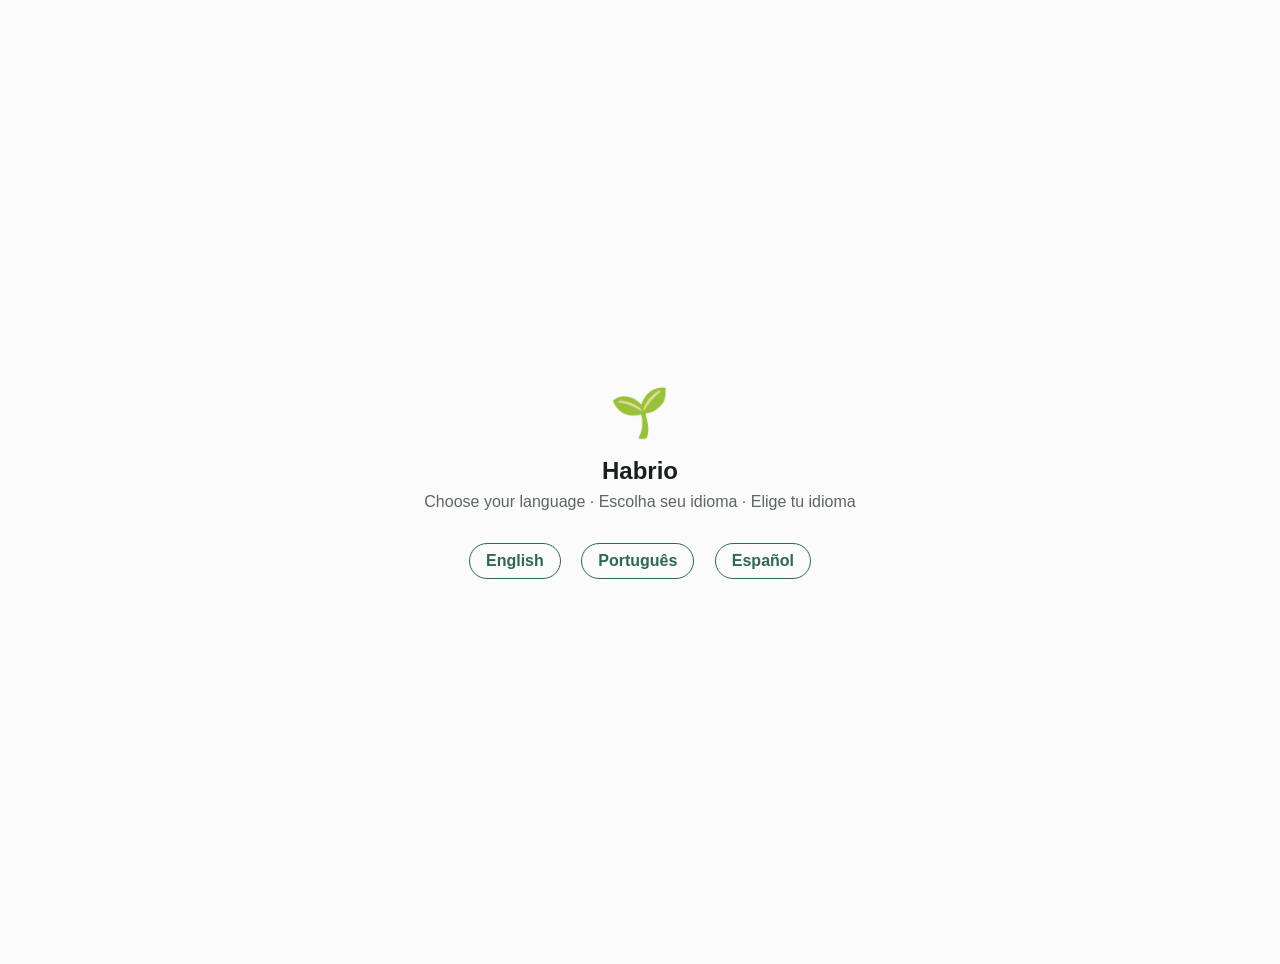
<file: index.html>
<!DOCTYPE html>
<html lang="en">
<head>
  <meta charset="utf-8">
  <title>Habrio</title>
  <meta name="viewport" content="width=device-width, initial-scale=1">
  <meta name="description" content="Habrio — Build healthy habits, one day at a time.">
  <meta name="theme-color" content="#2D6A4F">
  <link rel="icon" type="image/png" href="./assets/img/favicon.png">
  <link rel="apple-touch-icon" href="./assets/img/apple-touch-icon.png">
  <link rel="alternate" hreflang="en" href="https://michelbueno.github.io/habi-app/en/">
  <link rel="alternate" hreflang="pt" href="https://michelbueno.github.io/habi-app/pt/">
  <link rel="alternate" hreflang="es" href="https://michelbueno.github.io/habi-app/es/">
  <link rel="alternate" hreflang="x-default" href="https://michelbueno.github.io/habi-app/en/">
  <style>
    body {
      margin: 0;
      min-height: 100vh;
      display: flex;
      align-items: center;
      justify-content: center;
      font-family: -apple-system, BlinkMacSystemFont, "Segoe UI", Roboto, sans-serif;
      background: #FBFBFB;
      color: #1A1F1C;
      text-align: center;
      padding: 2rem;
    }
    @media (prefers-color-scheme: dark) {
      body { background: #0F1411; color: #F0F2F0; }
    }
    .emoji { font-size: 3rem; margin-bottom: 1rem; }
    h1 { font-size: 1.5rem; margin: 0 0 0.5rem; }
    p { color: #5C6660; margin: 0 0 2rem; }
    .links a {
      display: inline-block;
      margin: 0 0.5rem;
      padding: 8px 16px;
      color: #2D6A4F;
      text-decoration: none;
      font-weight: 600;
      border: 1px solid #2D6A4F;
      border-radius: 999px;
    }
    .links a:hover { background: #2D6A4F; color: #fff; }
  </style>
</head>
<body>
  <div>
    <div class="emoji" aria-hidden="true">🌱</div>
    <h1>Habrio</h1>
    <p>Choose your language · Escolha seu idioma · Elige tu idioma</p>
    <div class="links">
      <a href="./en/">English</a>
      <a href="./pt/">Português</a>
      <a href="./es/">Español</a>
    </div>
  </div>
</body>
</html>
</file>
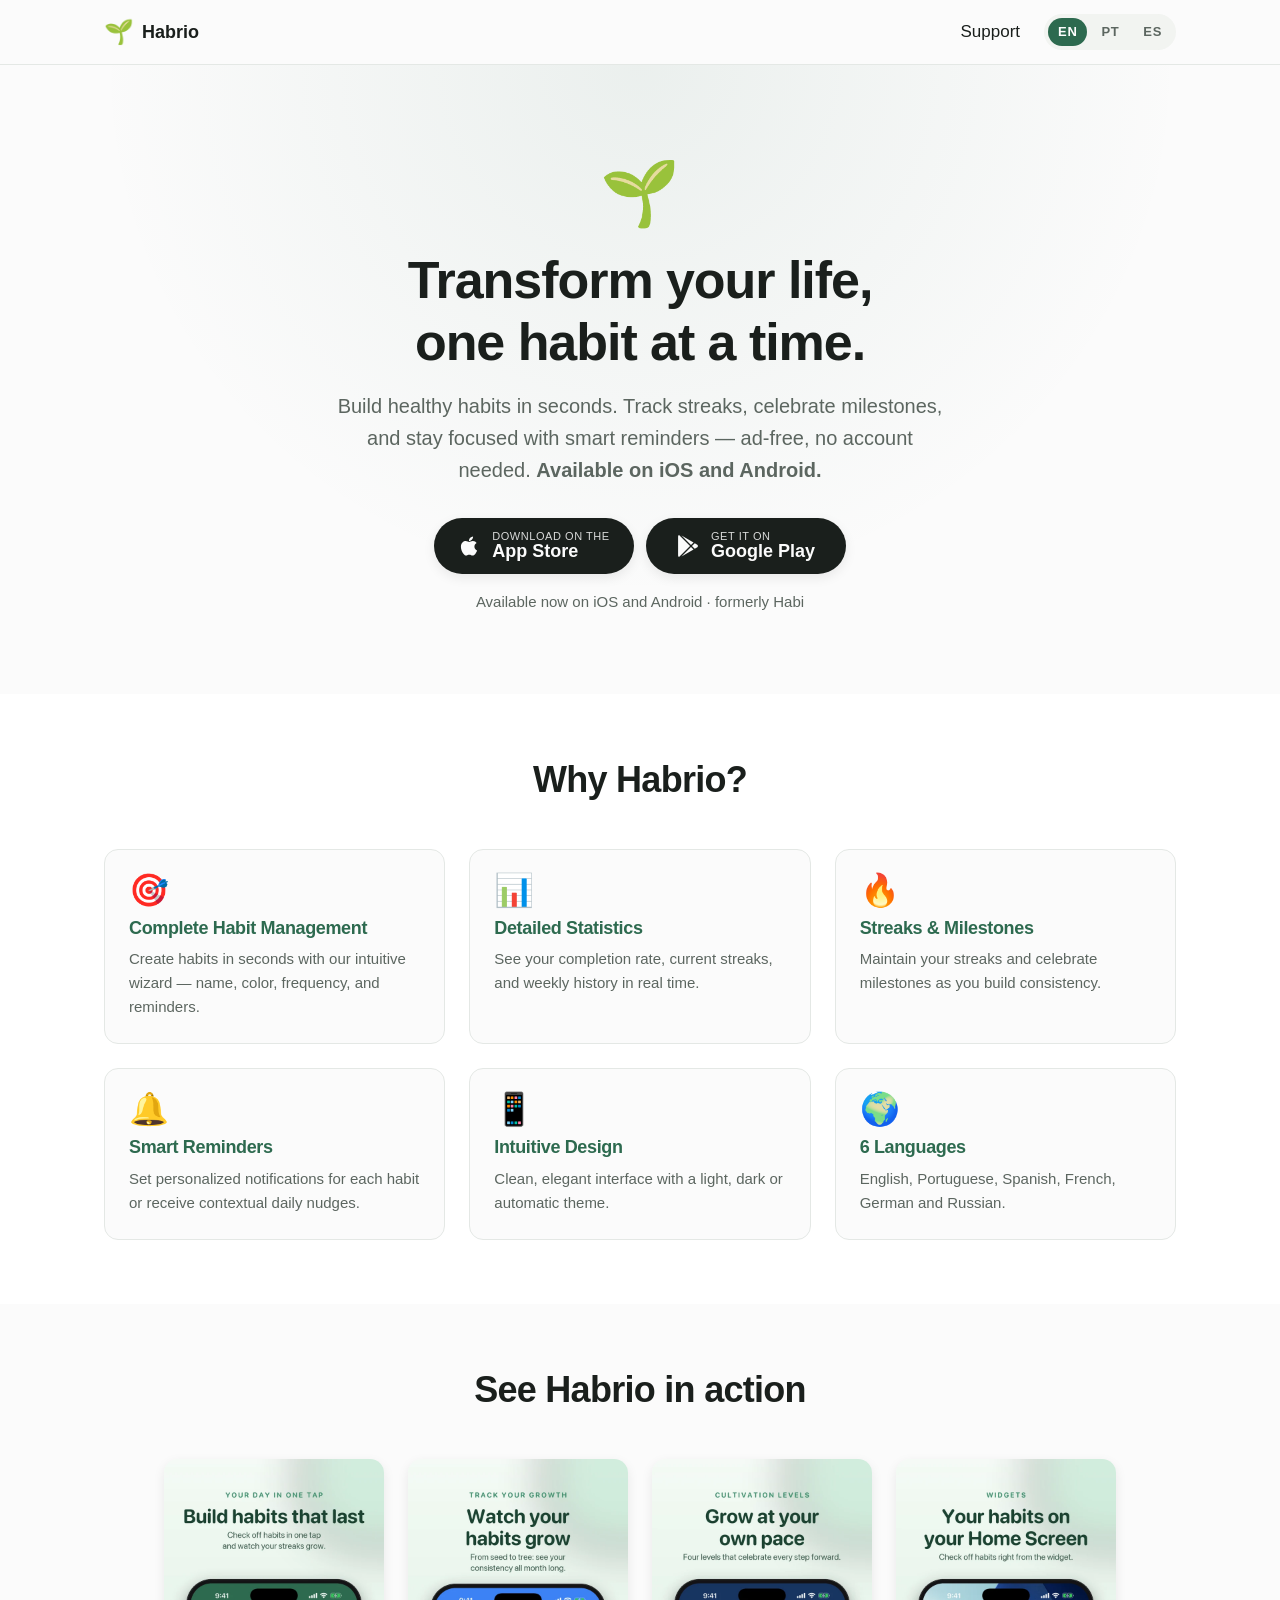
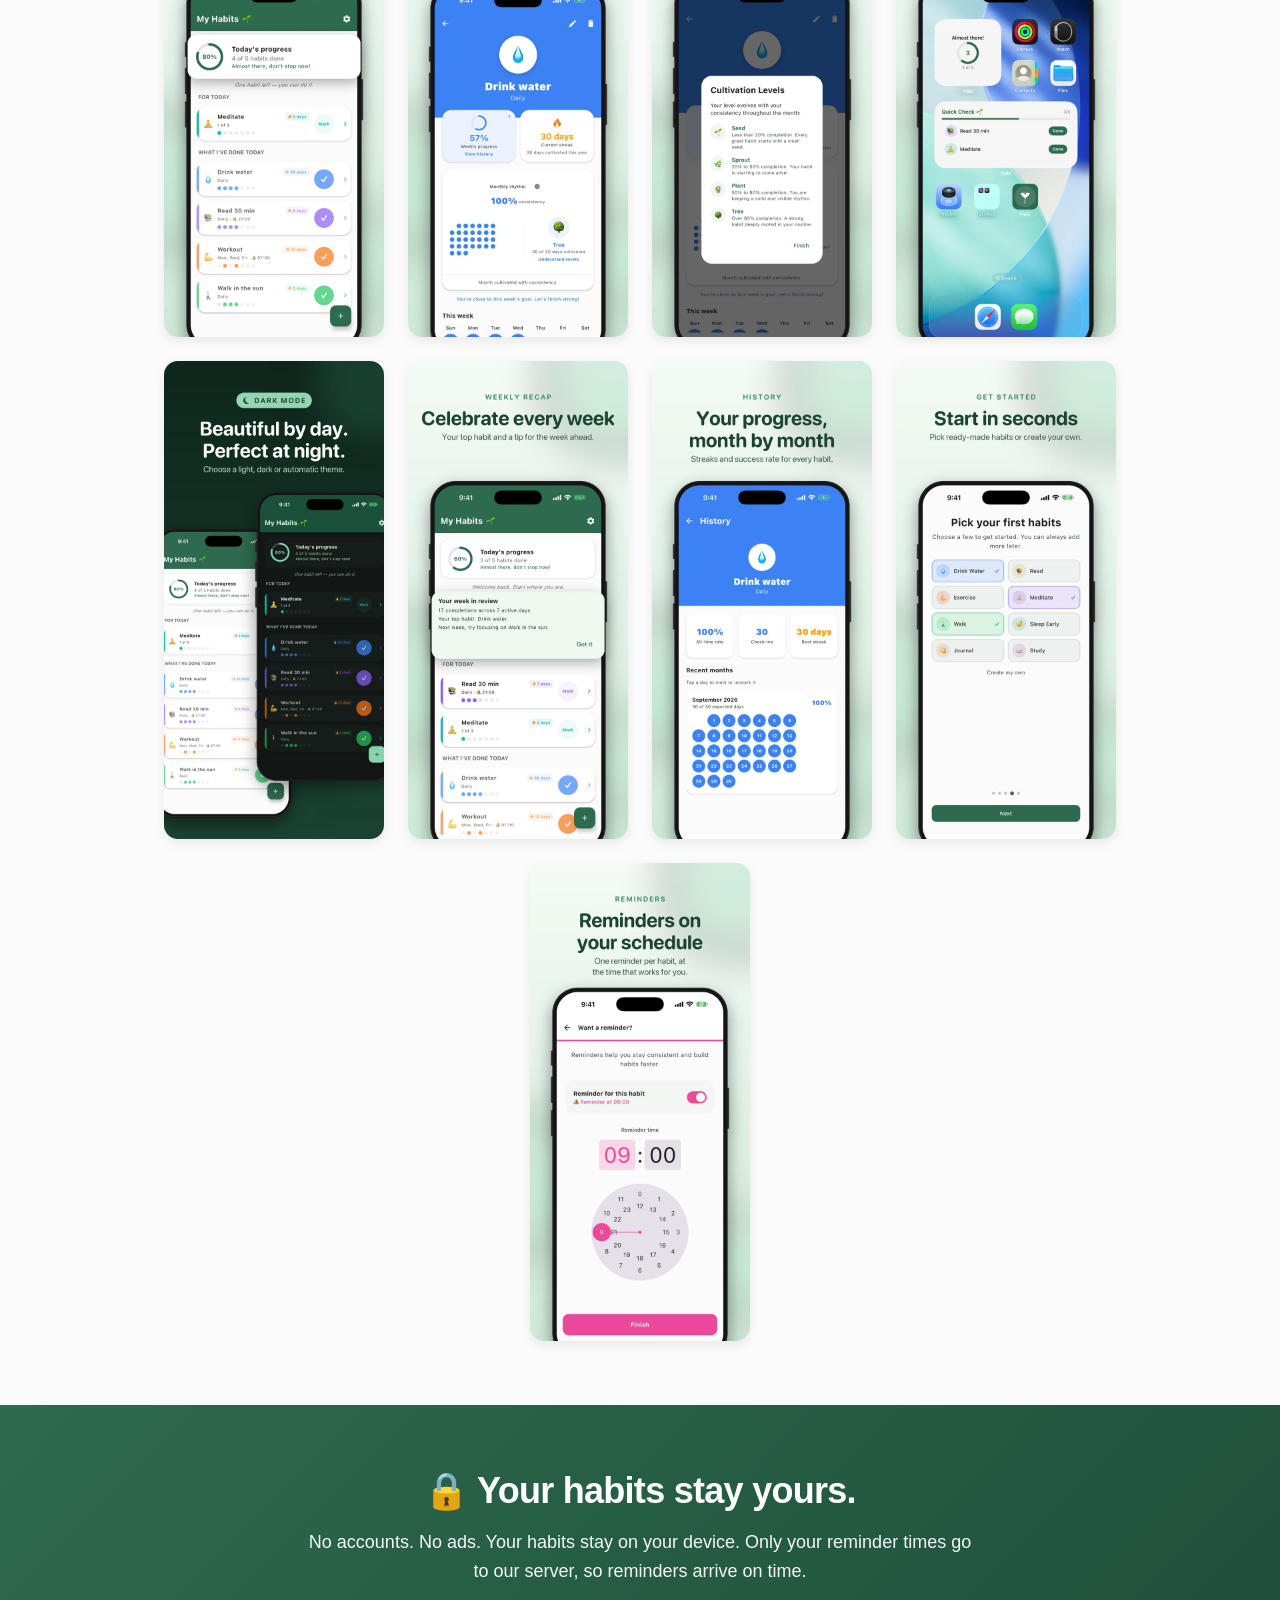
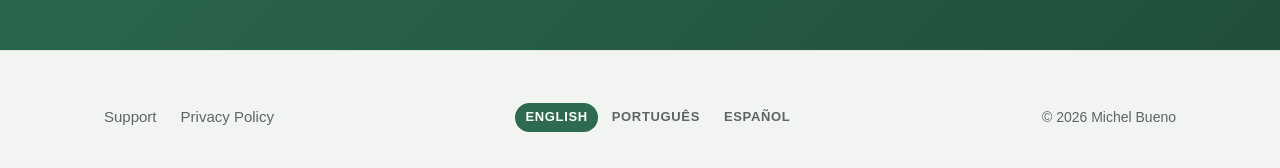
<file: en/index.html>
<!DOCTYPE html>
<html lang="en">
<head>
  <meta charset="utf-8">
  <title>Habrio: Habit Tracker — Build Habits That Last</title>
  <meta name="viewport" content="width=device-width, initial-scale=1">
  <meta name="description" content="Build healthy habits in seconds. Track streaks, celebrate milestones, and stay focused with smart reminders — ad-free, no account needed.">
  <meta name="theme-color" content="#2D6A4F">
  <link rel="icon" type="image/png" href="../assets/img/favicon.png">
  <link rel="apple-touch-icon" href="../assets/img/apple-touch-icon.png">
  <link rel="stylesheet" href="../assets/css/styles.css">
  <link rel="canonical" href="https://michelbueno.github.io/habi-app/en/">
  <link rel="alternate" hreflang="en" href="https://michelbueno.github.io/habi-app/en/">
  <link rel="alternate" hreflang="pt" href="https://michelbueno.github.io/habi-app/pt/">
  <link rel="alternate" hreflang="es" href="https://michelbueno.github.io/habi-app/es/">
  <link rel="alternate" hreflang="x-default" href="https://michelbueno.github.io/habi-app/en/">
  <meta property="og:title" content="Habrio: Habit Tracker">
  <meta property="og:description" content="Build healthy habits in seconds. Track streaks, celebrate milestones, and stay focused — ad-free, no account needed.">
  <meta property="og:type" content="website">
  <meta property="og:url" content="https://michelbueno.github.io/habi-app/en/">
  <meta property="og:locale" content="en_US">
  <meta property="og:site_name" content="Habrio">
  <meta property="og:image" content="https://michelbueno.github.io/habi-app/assets/img/og-en.png">
  <meta property="og:image:width" content="1200">
  <meta property="og:image:height" content="630">
  <meta property="og:image:alt" content="Habrio app: habit list and habit detail screens">
  <meta name="twitter:card" content="summary_large_image">
  <meta name="twitter:image" content="https://michelbueno.github.io/habi-app/assets/img/og-en.png">
  <script type="application/ld+json">
  {
    "@context": "https://schema.org",
    "@type": "MobileApplication",
    "name": "Habrio",
    "description": "Build healthy habits in seconds. Track streaks, celebrate milestones and stay on track with smart reminders — no ads, no accounts.",
    "url": "https://michelbueno.github.io/habi-app/en/",
    "inLanguage": "en",
    "applicationCategory": "HealthApplication",
    "operatingSystem": "iOS, Android",
    "image": "https://michelbueno.github.io/habi-app/assets/img/app-icon.png",
    "author": {
      "@type": "Person",
      "name": "Michel Bueno"
    },
    "sameAs": [
      "https://apps.apple.com/us/app/habi-build-habits/id6763939435",
      "https://play.google.com/store/apps/details?id=com.michelbueno.habi"
    ],
    "offers": {
      "@type": "Offer",
      "price": "0",
      "priceCurrency": "USD"
    }
  }
  </script>
</head>
<body>
  <header class="site-header">
    <div class="container header-inner">
      <a href="./" class="brand" aria-label="Habrio home">
        <span class="brand-icon" aria-hidden="true">🌱</span>
        <span class="brand-name">Habrio</span>
      </a>
      <nav class="nav">
        <a href="./support.html">Support</a>
        <div class="lang-switcher" role="group" aria-label="Language">
          <a href="../en/" class="active" aria-current="true">EN</a>
          <a href="../pt/">PT</a>
          <a href="../es/">ES</a>
        </div>
      </nav>
    </div>
  </header>

  <main>
    <section class="hero">
      <div class="container">
        <span class="hero-emoji" aria-hidden="true">🌱</span>
        <h1>Transform your life,<br>one habit at a time.</h1>
        <p class="lede">Build healthy habits in seconds. Track streaks, celebrate milestones, and stay focused with smart reminders — ad-free, no account needed. <strong>Available on iOS and Android.</strong></p>
        <div class="store-buttons">
          <a href="https://apps.apple.com/us/app/habi-build-habits/id6763939435" class="btn-store" aria-label="Download on the App Store" target="_blank" rel="noopener">
            <svg width="22" height="22" viewBox="0 0 384 512" fill="currentColor" aria-hidden="true">
              <path d="M318.7 268.7c-.2-36.7 16.4-64.4 50-84.8-18.8-26.9-47.2-41.7-84.7-44.6-35.5-2.8-74.3 20.7-88.5 20.7-15 0-49.4-19.7-76.4-19.7C63.3 141.2 4 184.8 4 273.5q0 39.3 14.4 81.2c12.8 36.7 59 126.7 107.2 125.2 25.2-.6 43-17.9 75.8-17.9 31.8 0 48.3 17.9 76.4 17.9 48.6-.7 90.4-82.5 102.6-119.3-65.2-30.7-61.7-90-61.7-91.9zm-56.6-164.2c27.3-32.4 24.8-61.9 24-72.5-24.1 1.4-52 16.4-67.9 34.9-17.5 19.8-27.8 44.3-25.6 71.9 26.1 2 49.9-11.4 69.5-34.3z"/>
            </svg>
            <span class="btn-store-label">
              <span class="btn-store-eyebrow">Download on the</span>
              <span class="btn-store-title">App Store</span>
            </span>
          </a>
          <a href="https://play.google.com/store/apps/details?id=com.michelbueno.habi" class="btn-store" aria-label="Get it on Google Play" target="_blank" rel="noopener">
            <svg width="22" height="22" viewBox="0 0 512 512" fill="currentColor" aria-hidden="true">
              <path d="M325.3 234.3L104.6 13l280.8 161.2-60.1 60.1zM47 0C34 6.8 25.3 19.2 25.3 35.3v441.3c0 16.1 8.7 28.5 21.7 35.3l256.6-256L47 0zm425.2 225.6l-58.9-34.1-65.7 64.5 65.7 64.5 60.1-34.1c18-14.3 18-46.5-1.2-60.8zM104.6 499l280.8-161.2-60.1-60.1L104.6 499z"/>
            </svg>
            <span class="btn-store-label">
              <span class="btn-store-eyebrow">Get it on</span>
              <span class="btn-store-title">Google Play</span>
            </span>
          </a>
        </div>
        <p class="hero-note">Available now on iOS and Android · formerly Habi</p>
      </div>
    </section>

    <section class="features">
      <div class="container">
        <h2>Why Habrio?</h2>
        <ul class="feature-grid">
          <li>
            <div class="feature-icon" aria-hidden="true">🎯</div>
            <h3>Complete Habit Management</h3>
            <p>Create habits in seconds with our intuitive wizard — name, color, frequency, and reminders.</p>
          </li>
          <li>
            <div class="feature-icon" aria-hidden="true">📊</div>
            <h3>Detailed Statistics</h3>
            <p>See your completion rate, current streaks, and weekly history in real time.</p>
          </li>
          <li>
            <div class="feature-icon" aria-hidden="true">🔥</div>
            <h3>Streaks &amp; Milestones</h3>
            <p>Maintain your streaks and celebrate milestones as you build consistency.</p>
          </li>
          <li>
            <div class="feature-icon" aria-hidden="true">🔔</div>
            <h3>Smart Reminders</h3>
            <p>Set personalized notifications for each habit or receive contextual daily nudges.</p>
          </li>
          <li>
            <div class="feature-icon" aria-hidden="true">📱</div>
            <h3>Intuitive Design</h3>
            <p>Clean, elegant interface with a light, dark or automatic theme.</p>
          </li>
          <li>
            <div class="feature-icon" aria-hidden="true">🌍</div>
            <h3>6 Languages</h3>
            <p>English, Portuguese, Spanish, French, German and Russian.</p>
          </li>
        </ul>
      </div>
    </section>

    <section class="screenshots">
      <div class="container">
        <h2>See Habrio in action</h2>
        <div class="screenshot-grid">
          <img src="../assets/screenshots/en/01.webp" alt="Today's habit list with daily progress" loading="lazy">
          <img src="../assets/screenshots/en/02.webp" alt="Habit detail with streak and monthly rhythm" loading="lazy">
          <img src="../assets/screenshots/en/03.webp" alt="Cultivation levels: seed, sprout, plant and tree" loading="lazy">
          <img src="../assets/screenshots/en/04.webp" alt="Habrio widgets on the Home Screen" loading="lazy">
          <img src="../assets/screenshots/en/05.webp" alt="Habrio in light and dark themes" loading="lazy">
          <img src="../assets/screenshots/en/06.webp" alt="Weekly recap on the habit list" loading="lazy">
          <img src="../assets/screenshots/en/07.webp" alt="Habit history month by month" loading="lazy">
          <img src="../assets/screenshots/en/08.webp" alt="Picking your first habits at the start" loading="lazy">
          <img src="../assets/screenshots/en/09.webp" alt="Reminder time for a habit" loading="lazy">
        </div>
      </div>
    </section>

    <section class="privacy-callout">
      <div class="container">
        <h2>🔒 Your habits stay yours.</h2>
        <p>No accounts. No ads. Your habits stay on your device. Only your reminder times go to our server, so reminders arrive on time.</p>
      </div>
    </section>
  </main>

  <footer class="site-footer">
    <div class="container footer-inner">
      <div class="footer-links">
        <a href="./support.html">Support</a>
        <a href="./privacy.html">Privacy Policy</a>
      </div>
      <div class="lang-switcher" role="group" aria-label="Language">
        <a href="../en/" class="active" aria-current="true">English</a>
        <a href="../pt/">Português</a>
        <a href="../es/">Español</a>
      </div>
      <p class="copyright">© 2026 Michel Bueno</p>
    </div>
  </footer>
</body>
</html>
</file>
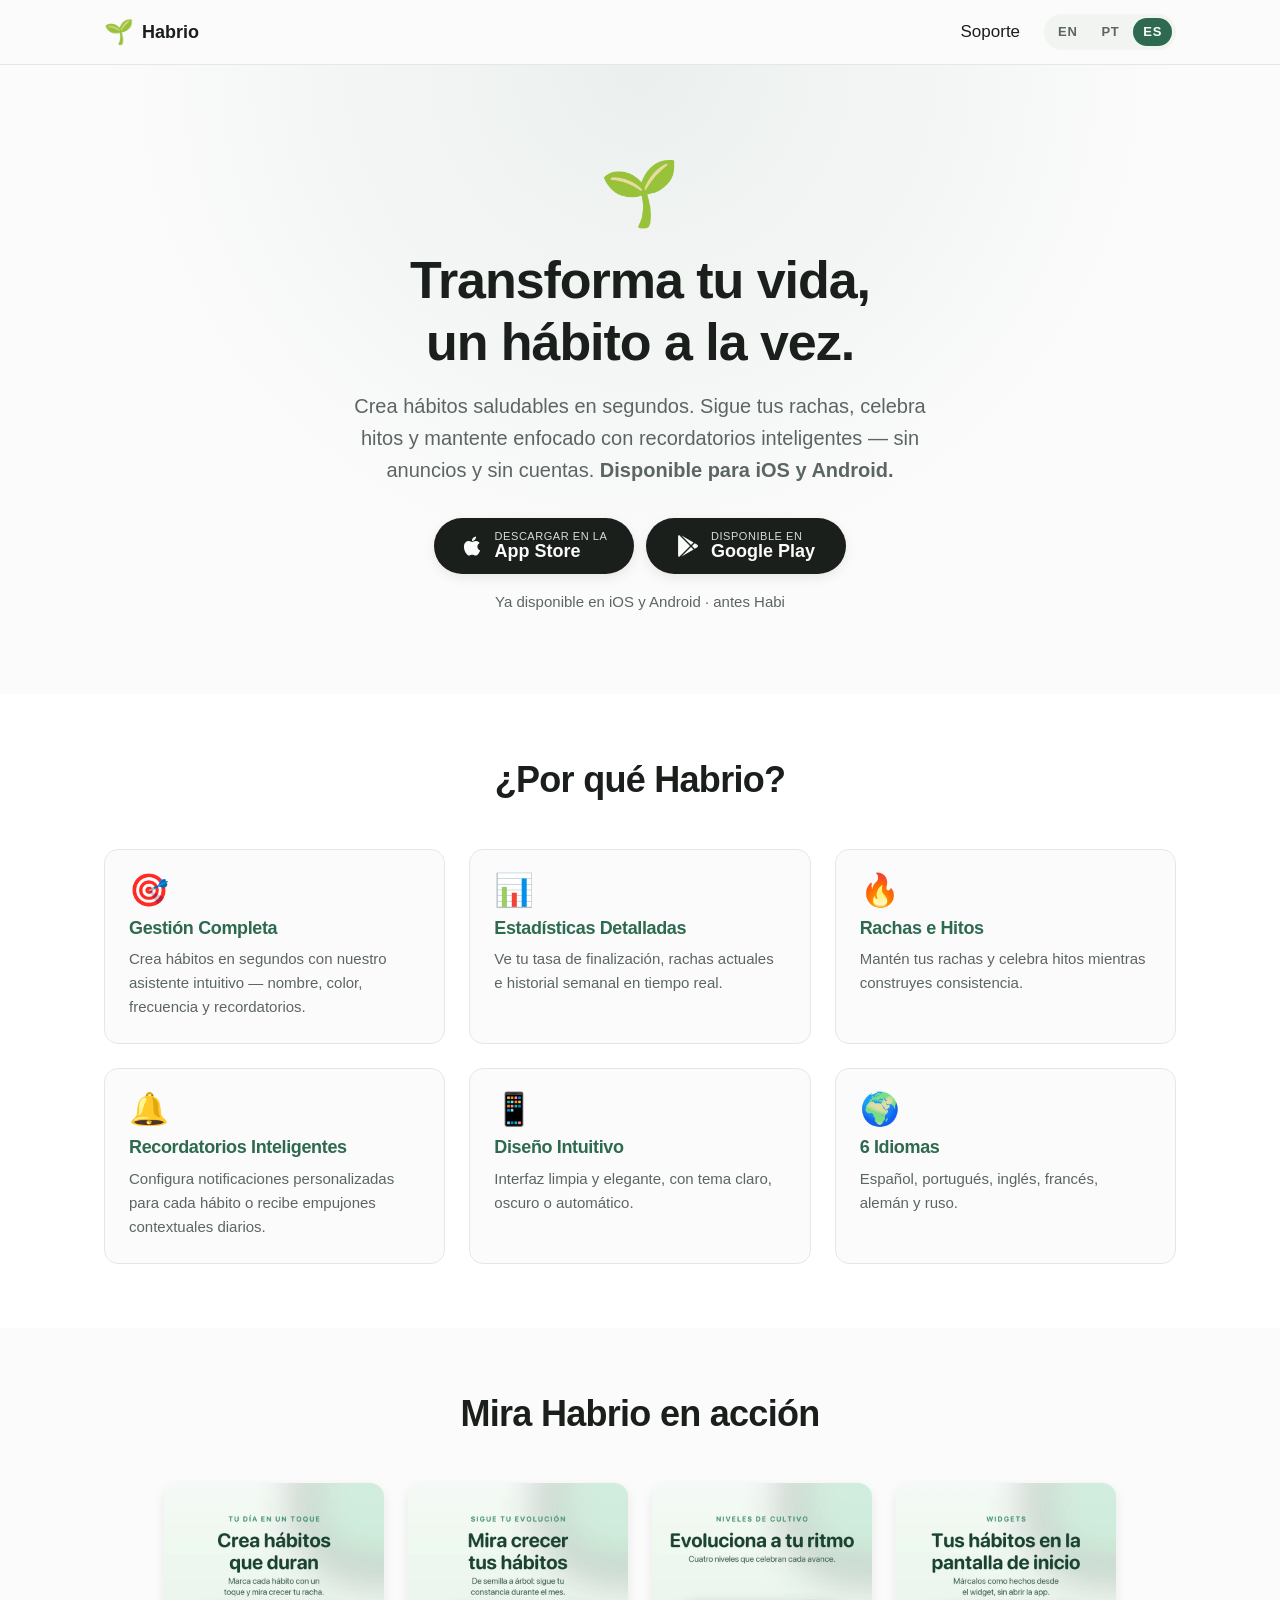
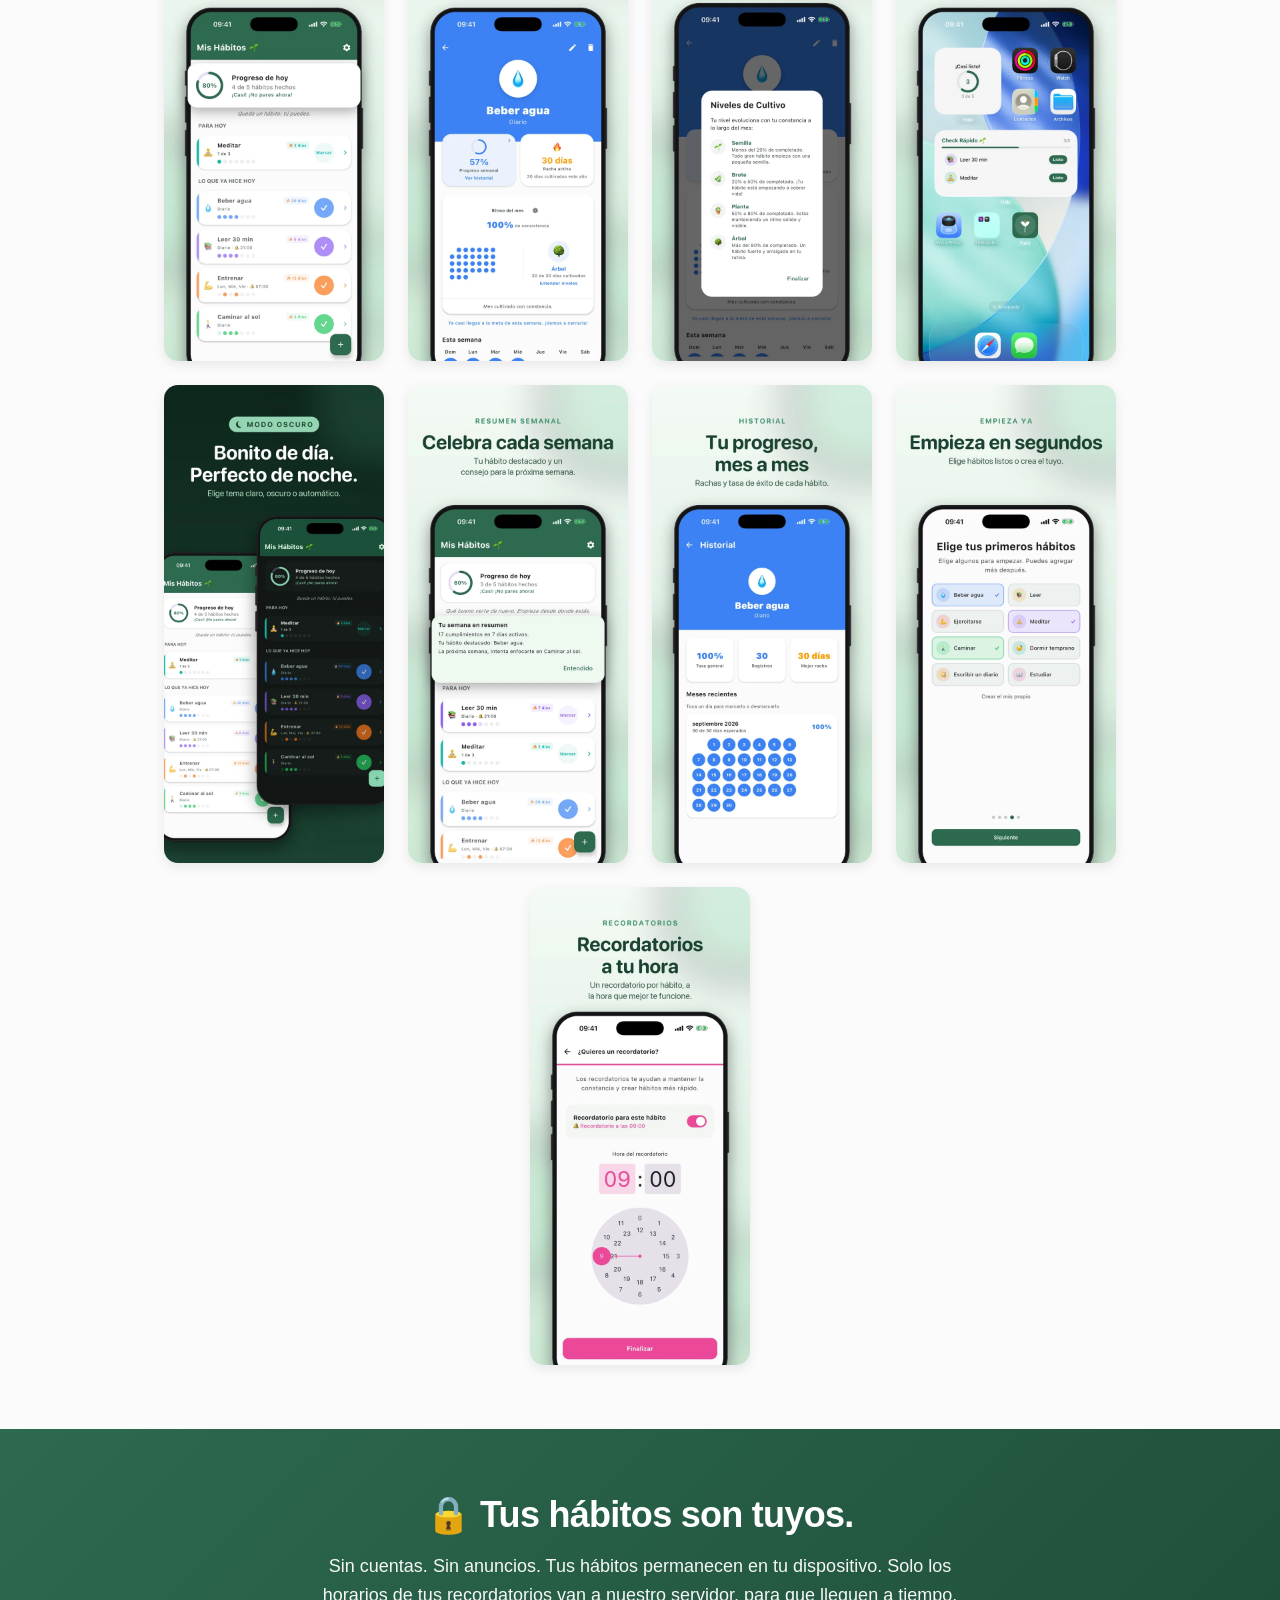
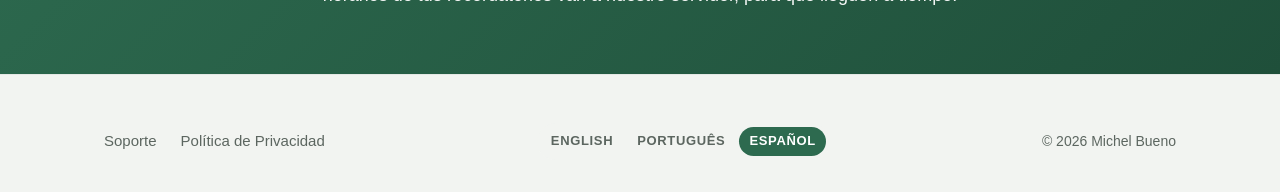
<file: es/index.html>
<!DOCTYPE html>
<html lang="es">
<head>
  <meta charset="utf-8">
  <title>Habrio: Rastreador de Hábitos — Crea Hábitos que Duran</title>
  <meta name="viewport" content="width=device-width, initial-scale=1">
  <meta name="description" content="Crea hábitos saludables en segundos. Sigue tus rachas, celebra hitos y mantente enfocado con recordatorios inteligentes — sin anuncios y sin cuentas.">
  <meta name="theme-color" content="#2D6A4F">
  <link rel="icon" type="image/png" href="../assets/img/favicon.png">
  <link rel="apple-touch-icon" href="../assets/img/apple-touch-icon.png">
  <link rel="stylesheet" href="../assets/css/styles.css">
  <link rel="canonical" href="https://michelbueno.github.io/habi-app/es/">
  <link rel="alternate" hreflang="en" href="https://michelbueno.github.io/habi-app/en/">
  <link rel="alternate" hreflang="pt" href="https://michelbueno.github.io/habi-app/pt/">
  <link rel="alternate" hreflang="es" href="https://michelbueno.github.io/habi-app/es/">
  <link rel="alternate" hreflang="x-default" href="https://michelbueno.github.io/habi-app/en/">
  <meta property="og:title" content="Habrio: Rastreador de Hábitos">
  <meta property="og:description" content="Crea hábitos saludables en segundos. Sigue tus rachas, celebra hitos y mantente enfocado — sin anuncios y sin cuentas.">
  <meta property="og:type" content="website">
  <meta property="og:url" content="https://michelbueno.github.io/habi-app/es/">
  <meta property="og:locale" content="es_ES">
  <meta property="og:site_name" content="Habrio">
  <meta property="og:image" content="https://michelbueno.github.io/habi-app/assets/img/og-es.png">
  <meta property="og:image:width" content="1200">
  <meta property="og:image:height" content="630">
  <meta property="og:image:alt" content="App Habrio: lista de hábitos y detalle de un hábito">
  <meta name="twitter:card" content="summary_large_image">
  <meta name="twitter:image" content="https://michelbueno.github.io/habi-app/assets/img/og-es.png">
  <script type="application/ld+json">
  {
    "@context": "https://schema.org",
    "@type": "MobileApplication",
    "name": "Habrio",
    "description": "Crea hábitos saludables en segundos. Sigue tus rachas, celebra hitos y mantén el foco con recordatorios inteligentes — sin anuncios y sin cuentas.",
    "url": "https://michelbueno.github.io/habi-app/es/",
    "inLanguage": "es",
    "applicationCategory": "HealthApplication",
    "operatingSystem": "iOS, Android",
    "image": "https://michelbueno.github.io/habi-app/assets/img/app-icon.png",
    "author": {
      "@type": "Person",
      "name": "Michel Bueno"
    },
    "sameAs": [
      "https://apps.apple.com/us/app/habi-build-habits/id6763939435",
      "https://play.google.com/store/apps/details?id=com.michelbueno.habi"
    ],
    "offers": {
      "@type": "Offer",
      "price": "0",
      "priceCurrency": "USD"
    }
  }
  </script>
</head>
<body>
  <header class="site-header">
    <div class="container header-inner">
      <a href="./" class="brand" aria-label="Inicio de Habrio">
        <span class="brand-icon" aria-hidden="true">🌱</span>
        <span class="brand-name">Habrio</span>
      </a>
      <nav class="nav">
        <a href="./support.html">Soporte</a>
        <div class="lang-switcher" role="group" aria-label="Idioma">
          <a href="../en/">EN</a>
          <a href="../pt/">PT</a>
          <a href="../es/" class="active" aria-current="true">ES</a>
        </div>
      </nav>
    </div>
  </header>

  <main>
    <section class="hero">
      <div class="container">
        <span class="hero-emoji" aria-hidden="true">🌱</span>
        <h1>Transforma tu vida,<br>un hábito a la vez.</h1>
        <p class="lede">Crea hábitos saludables en segundos. Sigue tus rachas, celebra hitos y mantente enfocado con recordatorios inteligentes — sin anuncios y sin cuentas. <strong>Disponible para iOS y Android.</strong></p>
        <div class="store-buttons">
          <a href="https://apps.apple.com/us/app/habi-build-habits/id6763939435" class="btn-store" aria-label="Descargar en la App Store" target="_blank" rel="noopener">
            <svg width="22" height="22" viewBox="0 0 384 512" fill="currentColor" aria-hidden="true">
              <path d="M318.7 268.7c-.2-36.7 16.4-64.4 50-84.8-18.8-26.9-47.2-41.7-84.7-44.6-35.5-2.8-74.3 20.7-88.5 20.7-15 0-49.4-19.7-76.4-19.7C63.3 141.2 4 184.8 4 273.5q0 39.3 14.4 81.2c12.8 36.7 59 126.7 107.2 125.2 25.2-.6 43-17.9 75.8-17.9 31.8 0 48.3 17.9 76.4 17.9 48.6-.7 90.4-82.5 102.6-119.3-65.2-30.7-61.7-90-61.7-91.9zm-56.6-164.2c27.3-32.4 24.8-61.9 24-72.5-24.1 1.4-52 16.4-67.9 34.9-17.5 19.8-27.8 44.3-25.6 71.9 26.1 2 49.9-11.4 69.5-34.3z"/>
            </svg>
            <span class="btn-store-label">
              <span class="btn-store-eyebrow">Descargar en la</span>
              <span class="btn-store-title">App Store</span>
            </span>
          </a>
          <a href="https://play.google.com/store/apps/details?id=com.michelbueno.habi" class="btn-store" aria-label="Disponible en Google Play" target="_blank" rel="noopener">
            <svg width="22" height="22" viewBox="0 0 512 512" fill="currentColor" aria-hidden="true">
              <path d="M325.3 234.3L104.6 13l280.8 161.2-60.1 60.1zM47 0C34 6.8 25.3 19.2 25.3 35.3v441.3c0 16.1 8.7 28.5 21.7 35.3l256.6-256L47 0zm425.2 225.6l-58.9-34.1-65.7 64.5 65.7 64.5 60.1-34.1c18-14.3 18-46.5-1.2-60.8zM104.6 499l280.8-161.2-60.1-60.1L104.6 499z"/>
            </svg>
            <span class="btn-store-label">
              <span class="btn-store-eyebrow">Disponible en</span>
              <span class="btn-store-title">Google Play</span>
            </span>
          </a>
        </div>
        <p class="hero-note">Ya disponible en iOS y Android · antes Habi</p>
      </div>
    </section>

    <section class="features">
      <div class="container">
        <h2>¿Por qué Habrio?</h2>
        <ul class="feature-grid">
          <li>
            <div class="feature-icon" aria-hidden="true">🎯</div>
            <h3>Gestión Completa</h3>
            <p>Crea hábitos en segundos con nuestro asistente intuitivo — nombre, color, frecuencia y recordatorios.</p>
          </li>
          <li>
            <div class="feature-icon" aria-hidden="true">📊</div>
            <h3>Estadísticas Detalladas</h3>
            <p>Ve tu tasa de finalización, rachas actuales e historial semanal en tiempo real.</p>
          </li>
          <li>
            <div class="feature-icon" aria-hidden="true">🔥</div>
            <h3>Rachas e Hitos</h3>
            <p>Mantén tus rachas y celebra hitos mientras construyes consistencia.</p>
          </li>
          <li>
            <div class="feature-icon" aria-hidden="true">🔔</div>
            <h3>Recordatorios Inteligentes</h3>
            <p>Configura notificaciones personalizadas para cada hábito o recibe empujones contextuales diarios.</p>
          </li>
          <li>
            <div class="feature-icon" aria-hidden="true">📱</div>
            <h3>Diseño Intuitivo</h3>
            <p>Interfaz limpia y elegante, con tema claro, oscuro o automático.</p>
          </li>
          <li>
            <div class="feature-icon" aria-hidden="true">🌍</div>
            <h3>6 Idiomas</h3>
            <p>Español, portugués, inglés, francés, alemán y ruso.</p>
          </li>
        </ul>
      </div>
    </section>

    <section class="screenshots">
      <div class="container">
        <h2>Mira Habrio en acción</h2>
        <div class="screenshot-grid">
          <img src="../assets/screenshots/es/01.webp" alt="Lista de hábitos del día con el progreso de hoy" loading="lazy">
          <img src="../assets/screenshots/es/02.webp" alt="Detalle del hábito con racha y ritmo del mes" loading="lazy">
          <img src="../assets/screenshots/es/03.webp" alt="Niveles de cultivo: semilla, brote, planta y árbol" loading="lazy">
          <img src="../assets/screenshots/es/04.webp" alt="Widgets de Habrio en la pantalla de inicio" loading="lazy">
          <img src="../assets/screenshots/es/05.webp" alt="Habrio en temas claro y oscuro" loading="lazy">
          <img src="../assets/screenshots/es/06.webp" alt="Resumen semanal en la lista de hábitos" loading="lazy">
          <img src="../assets/screenshots/es/07.webp" alt="Historial del hábito mes a mes" loading="lazy">
          <img src="../assets/screenshots/es/08.webp" alt="Elegir los primeros hábitos al empezar" loading="lazy">
          <img src="../assets/screenshots/es/09.webp" alt="Recordatorio con horario para un hábito" loading="lazy">
        </div>
      </div>
    </section>

    <section class="privacy-callout">
      <div class="container">
        <h2>🔒 Tus hábitos son tuyos.</h2>
        <p>Sin cuentas. Sin anuncios. Tus hábitos permanecen en tu dispositivo. Solo los horarios de tus recordatorios van a nuestro servidor, para que lleguen a tiempo.</p>
      </div>
    </section>
  </main>

  <footer class="site-footer">
    <div class="container footer-inner">
      <div class="footer-links">
        <a href="./support.html">Soporte</a>
        <a href="./privacy.html">Política de Privacidad</a>
      </div>
      <div class="lang-switcher" role="group" aria-label="Idioma">
        <a href="../en/">English</a>
        <a href="../pt/">Português</a>
        <a href="../es/" class="active" aria-current="true">Español</a>
      </div>
      <p class="copyright">© 2026 Michel Bueno</p>
    </div>
  </footer>
</body>
</html>
</file>
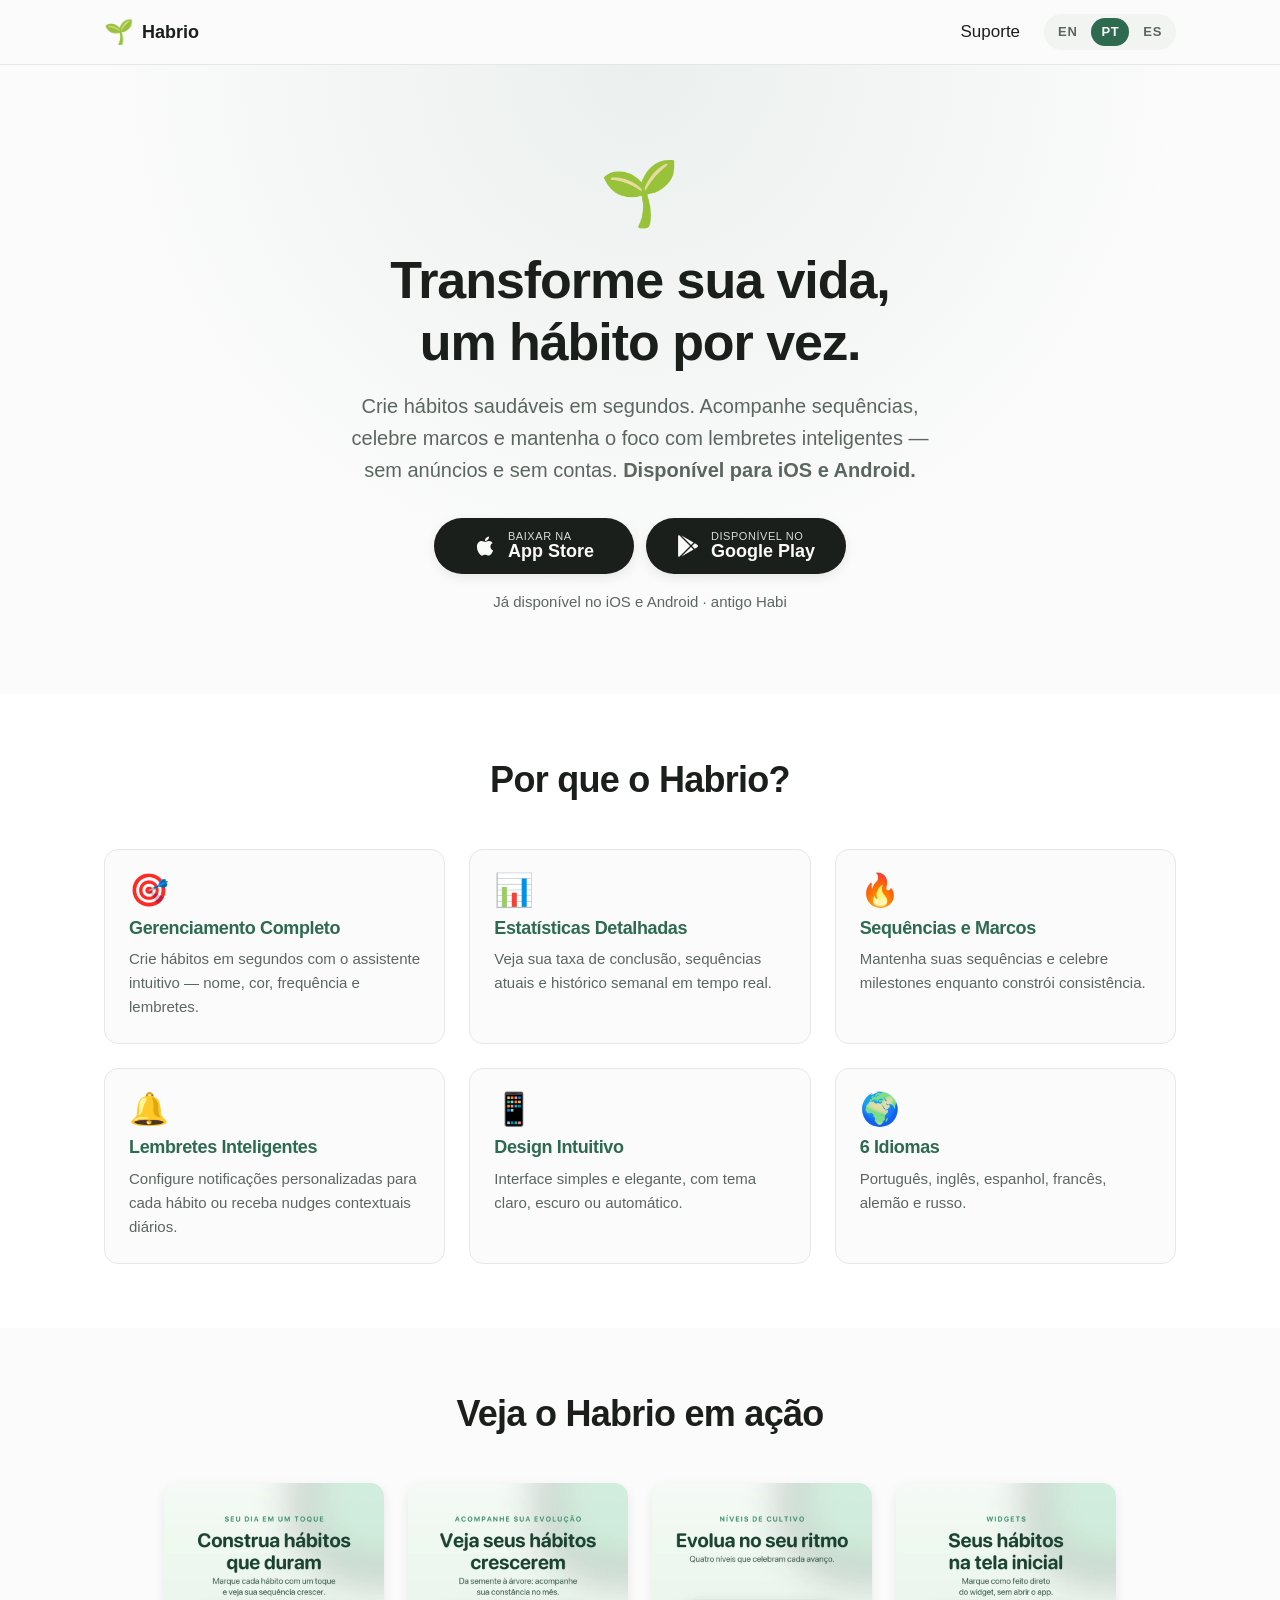
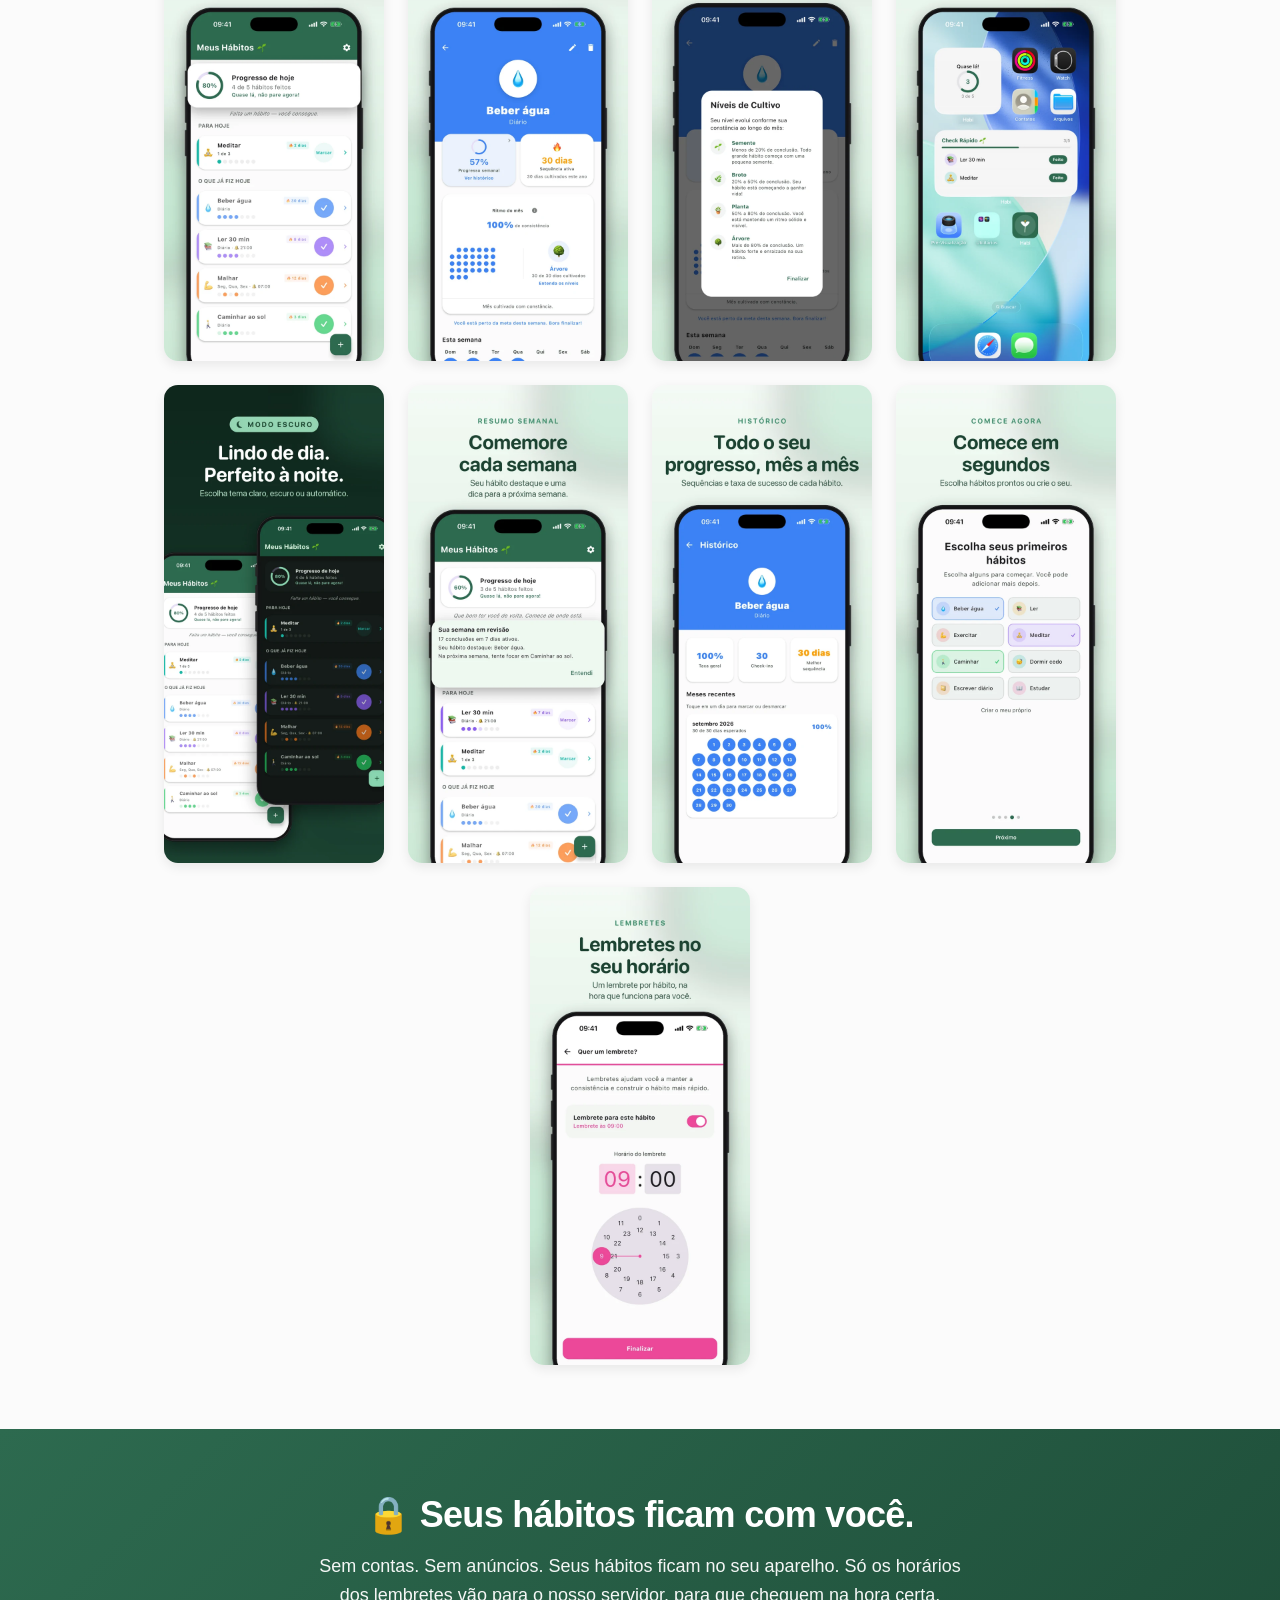
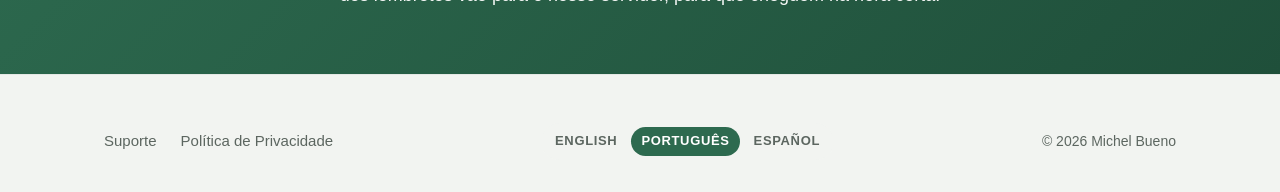
<file: pt/index.html>
<!DOCTYPE html>
<html lang="pt-BR">
<head>
  <meta charset="utf-8">
  <title>Habrio: Rastreador de Hábitos — Crie Hábitos que Duram</title>
  <meta name="viewport" content="width=device-width, initial-scale=1">
  <meta name="description" content="Crie hábitos saudáveis em segundos. Acompanhe sequências, celebre marcos e mantenha o foco com lembretes inteligentes — sem anúncios e sem contas.">
  <meta name="theme-color" content="#2D6A4F">
  <link rel="icon" type="image/png" href="../assets/img/favicon.png">
  <link rel="apple-touch-icon" href="../assets/img/apple-touch-icon.png">
  <link rel="stylesheet" href="../assets/css/styles.css">
  <link rel="canonical" href="https://michelbueno.github.io/habi-app/pt/">
  <link rel="alternate" hreflang="en" href="https://michelbueno.github.io/habi-app/en/">
  <link rel="alternate" hreflang="pt" href="https://michelbueno.github.io/habi-app/pt/">
  <link rel="alternate" hreflang="es" href="https://michelbueno.github.io/habi-app/es/">
  <link rel="alternate" hreflang="x-default" href="https://michelbueno.github.io/habi-app/en/">
  <meta property="og:title" content="Habrio: Rastreador de Hábitos">
  <meta property="og:description" content="Crie hábitos saudáveis em segundos. Acompanhe sequências, celebre marcos e mantenha o foco — sem anúncios e sem contas.">
  <meta property="og:type" content="website">
  <meta property="og:url" content="https://michelbueno.github.io/habi-app/pt/">
  <meta property="og:locale" content="pt_BR">
  <meta property="og:site_name" content="Habrio">
  <meta property="og:image" content="https://michelbueno.github.io/habi-app/assets/img/og-pt.png">
  <meta property="og:image:width" content="1200">
  <meta property="og:image:height" content="630">
  <meta property="og:image:alt" content="App Habrio: lista de hábitos e detalhe de um hábito">
  <meta name="twitter:card" content="summary_large_image">
  <meta name="twitter:image" content="https://michelbueno.github.io/habi-app/assets/img/og-pt.png">
  <script type="application/ld+json">
  {
    "@context": "https://schema.org",
    "@type": "MobileApplication",
    "name": "Habrio",
    "alternateName": "Habrio: Cultivar Hábitos",
    "description": "Crie hábitos saudáveis em segundos. Acompanhe sequências, celebre marcos e mantenha o foco com lembretes inteligentes — sem anúncios e sem contas.",
    "url": "https://michelbueno.github.io/habi-app/pt/",
    "inLanguage": "pt-BR",
    "applicationCategory": "HealthApplication",
    "operatingSystem": "iOS, Android",
    "image": "https://michelbueno.github.io/habi-app/assets/img/app-icon.png",
    "author": {
      "@type": "Person",
      "name": "Michel Bueno"
    },
    "sameAs": [
      "https://apps.apple.com/us/app/habi-build-habits/id6763939435",
      "https://play.google.com/store/apps/details?id=com.michelbueno.habi"
    ],
    "offers": {
      "@type": "Offer",
      "price": "0",
      "priceCurrency": "USD"
    }
  }
  </script>
</head>
<body>
  <header class="site-header">
    <div class="container header-inner">
      <a href="./" class="brand" aria-label="Página inicial do Habrio">
        <span class="brand-icon" aria-hidden="true">🌱</span>
        <span class="brand-name">Habrio</span>
      </a>
      <nav class="nav">
        <a href="./support.html">Suporte</a>
        <div class="lang-switcher" role="group" aria-label="Idioma">
          <a href="../en/">EN</a>
          <a href="../pt/" class="active" aria-current="true">PT</a>
          <a href="../es/">ES</a>
        </div>
      </nav>
    </div>
  </header>

  <main>
    <section class="hero">
      <div class="container">
        <span class="hero-emoji" aria-hidden="true">🌱</span>
        <h1>Transforme sua vida,<br>um hábito por vez.</h1>
        <p class="lede">Crie hábitos saudáveis em segundos. Acompanhe sequências, celebre marcos e mantenha o foco com lembretes inteligentes — sem anúncios e sem contas. <strong>Disponível para iOS e Android.</strong></p>
        <div class="store-buttons">
          <a href="https://apps.apple.com/us/app/habi-build-habits/id6763939435" class="btn-store" aria-label="Baixar na App Store" target="_blank" rel="noopener">
            <svg width="22" height="22" viewBox="0 0 384 512" fill="currentColor" aria-hidden="true">
              <path d="M318.7 268.7c-.2-36.7 16.4-64.4 50-84.8-18.8-26.9-47.2-41.7-84.7-44.6-35.5-2.8-74.3 20.7-88.5 20.7-15 0-49.4-19.7-76.4-19.7C63.3 141.2 4 184.8 4 273.5q0 39.3 14.4 81.2c12.8 36.7 59 126.7 107.2 125.2 25.2-.6 43-17.9 75.8-17.9 31.8 0 48.3 17.9 76.4 17.9 48.6-.7 90.4-82.5 102.6-119.3-65.2-30.7-61.7-90-61.7-91.9zm-56.6-164.2c27.3-32.4 24.8-61.9 24-72.5-24.1 1.4-52 16.4-67.9 34.9-17.5 19.8-27.8 44.3-25.6 71.9 26.1 2 49.9-11.4 69.5-34.3z"/>
            </svg>
            <span class="btn-store-label">
              <span class="btn-store-eyebrow">Baixar na</span>
              <span class="btn-store-title">App Store</span>
            </span>
          </a>
          <a href="https://play.google.com/store/apps/details?id=com.michelbueno.habi" class="btn-store" aria-label="Disponível no Google Play" target="_blank" rel="noopener">
            <svg width="22" height="22" viewBox="0 0 512 512" fill="currentColor" aria-hidden="true">
              <path d="M325.3 234.3L104.6 13l280.8 161.2-60.1 60.1zM47 0C34 6.8 25.3 19.2 25.3 35.3v441.3c0 16.1 8.7 28.5 21.7 35.3l256.6-256L47 0zm425.2 225.6l-58.9-34.1-65.7 64.5 65.7 64.5 60.1-34.1c18-14.3 18-46.5-1.2-60.8zM104.6 499l280.8-161.2-60.1-60.1L104.6 499z"/>
            </svg>
            <span class="btn-store-label">
              <span class="btn-store-eyebrow">Disponível no</span>
              <span class="btn-store-title">Google Play</span>
            </span>
          </a>
        </div>
        <p class="hero-note">Já disponível no iOS e Android · antigo Habi</p>
      </div>
    </section>

    <section class="features">
      <div class="container">
        <h2>Por que o Habrio?</h2>
        <ul class="feature-grid">
          <li>
            <div class="feature-icon" aria-hidden="true">🎯</div>
            <h3>Gerenciamento Completo</h3>
            <p>Crie hábitos em segundos com o assistente intuitivo — nome, cor, frequência e lembretes.</p>
          </li>
          <li>
            <div class="feature-icon" aria-hidden="true">📊</div>
            <h3>Estatísticas Detalhadas</h3>
            <p>Veja sua taxa de conclusão, sequências atuais e histórico semanal em tempo real.</p>
          </li>
          <li>
            <div class="feature-icon" aria-hidden="true">🔥</div>
            <h3>Sequências e Marcos</h3>
            <p>Mantenha suas sequências e celebre milestones enquanto constrói consistência.</p>
          </li>
          <li>
            <div class="feature-icon" aria-hidden="true">🔔</div>
            <h3>Lembretes Inteligentes</h3>
            <p>Configure notificações personalizadas para cada hábito ou receba nudges contextuais diários.</p>
          </li>
          <li>
            <div class="feature-icon" aria-hidden="true">📱</div>
            <h3>Design Intuitivo</h3>
            <p>Interface simples e elegante, com tema claro, escuro ou automático.</p>
          </li>
          <li>
            <div class="feature-icon" aria-hidden="true">🌍</div>
            <h3>6 Idiomas</h3>
            <p>Português, inglês, espanhol, francês, alemão e russo.</p>
          </li>
        </ul>
      </div>
    </section>

    <section class="screenshots">
      <div class="container">
        <h2>Veja o Habrio em ação</h2>
        <div class="screenshot-grid">
          <img src="../assets/screenshots/pt/01.webp" alt="Lista de hábitos do dia com o progresso de hoje" loading="lazy">
          <img src="../assets/screenshots/pt/02.webp" alt="Detalhe do hábito com sequência e ritmo do mês" loading="lazy">
          <img src="../assets/screenshots/pt/03.webp" alt="Níveis de cultivo: semente, broto, planta e árvore" loading="lazy">
          <img src="../assets/screenshots/pt/04.webp" alt="Widgets do Habrio na tela inicial" loading="lazy">
          <img src="../assets/screenshots/pt/05.webp" alt="Habrio nos temas claro e escuro" loading="lazy">
          <img src="../assets/screenshots/pt/06.webp" alt="Resumo semanal na lista de hábitos" loading="lazy">
          <img src="../assets/screenshots/pt/07.webp" alt="Histórico do hábito mês a mês" loading="lazy">
          <img src="../assets/screenshots/pt/08.webp" alt="Escolha dos primeiros hábitos no início" loading="lazy">
          <img src="../assets/screenshots/pt/09.webp" alt="Lembrete com horário para um hábito" loading="lazy">
        </div>
      </div>
    </section>

    <section class="privacy-callout">
      <div class="container">
        <h2>🔒 Seus hábitos ficam com você.</h2>
        <p>Sem contas. Sem anúncios. Seus hábitos ficam no seu aparelho. Só os horários dos lembretes vão para o nosso servidor, para que cheguem na hora certa.</p>
      </div>
    </section>
  </main>

  <footer class="site-footer">
    <div class="container footer-inner">
      <div class="footer-links">
        <a href="./support.html">Suporte</a>
        <a href="./privacy.html">Política de Privacidade</a>
      </div>
      <div class="lang-switcher" role="group" aria-label="Idioma">
        <a href="../en/">English</a>
        <a href="../pt/" class="active" aria-current="true">Português</a>
        <a href="../es/">Español</a>
      </div>
      <p class="copyright">© 2026 Michel Bueno</p>
    </div>
  </footer>
</body>
</html>
</file>
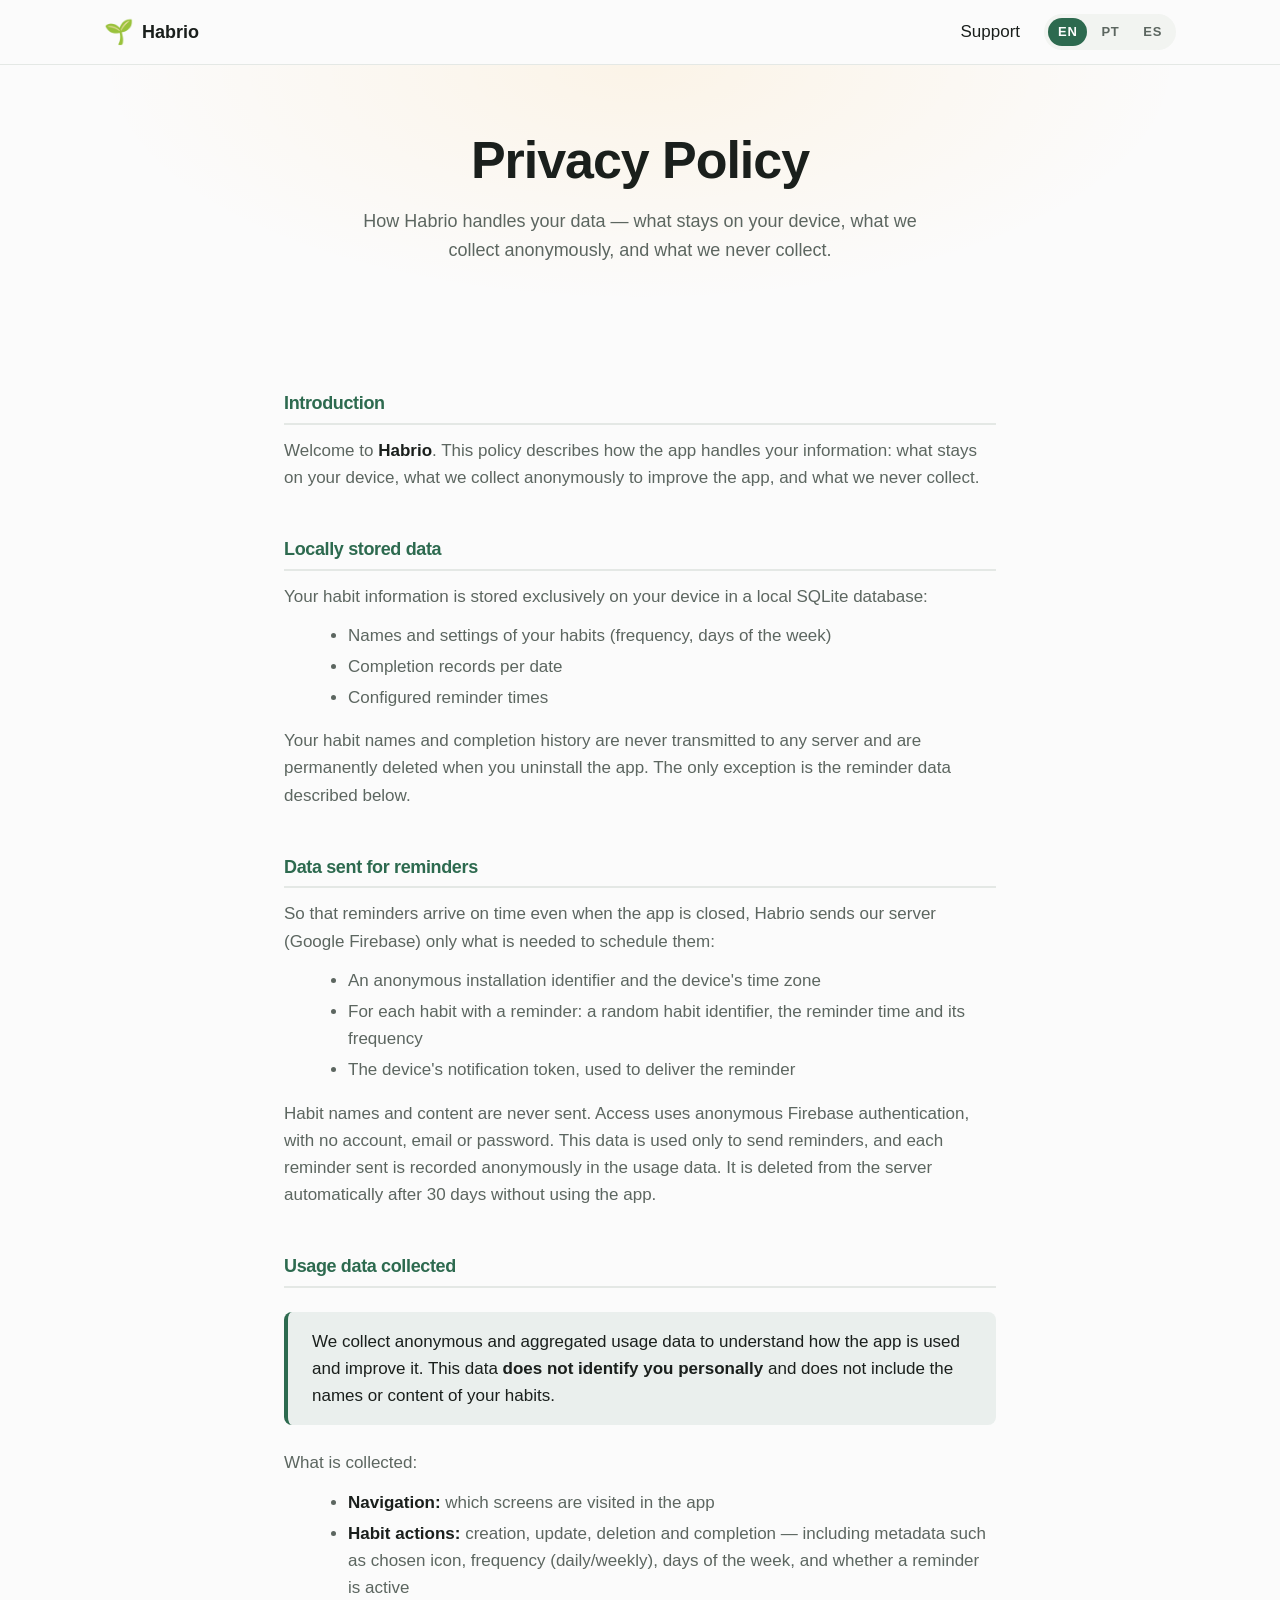
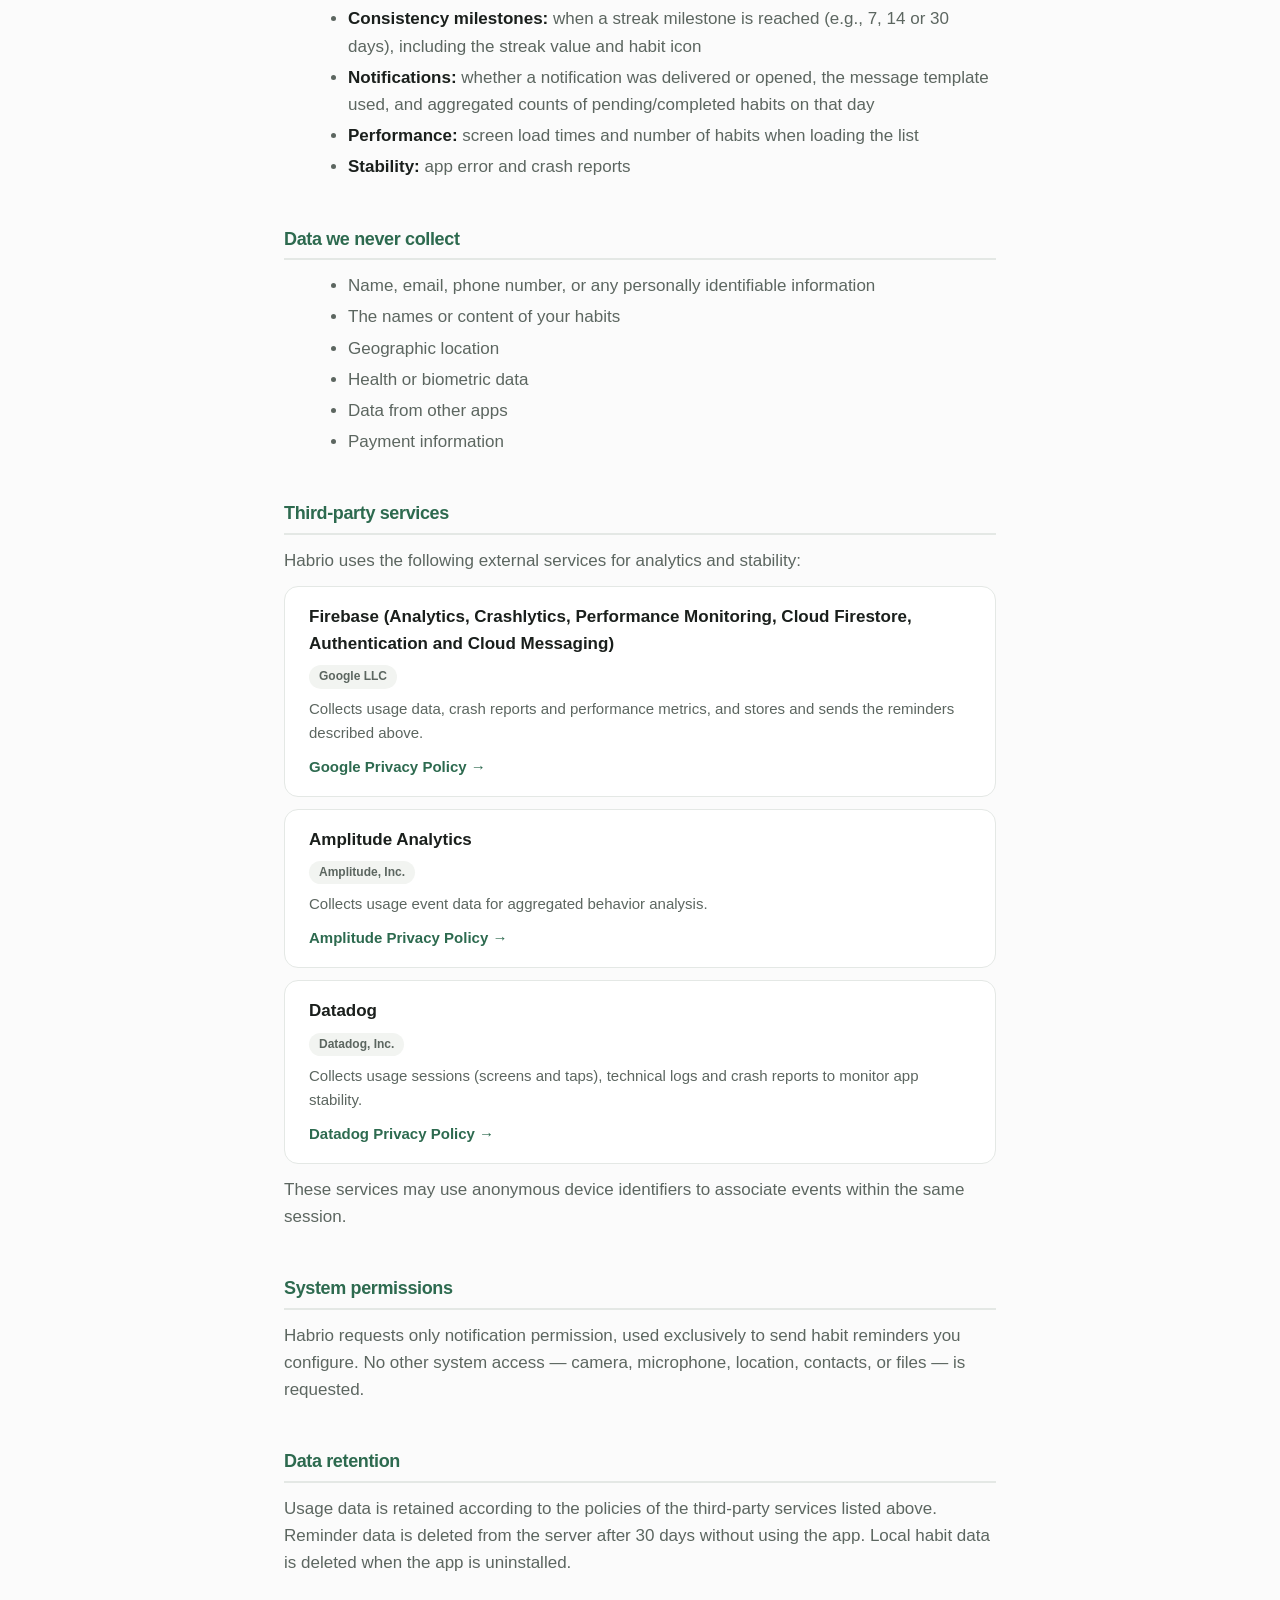
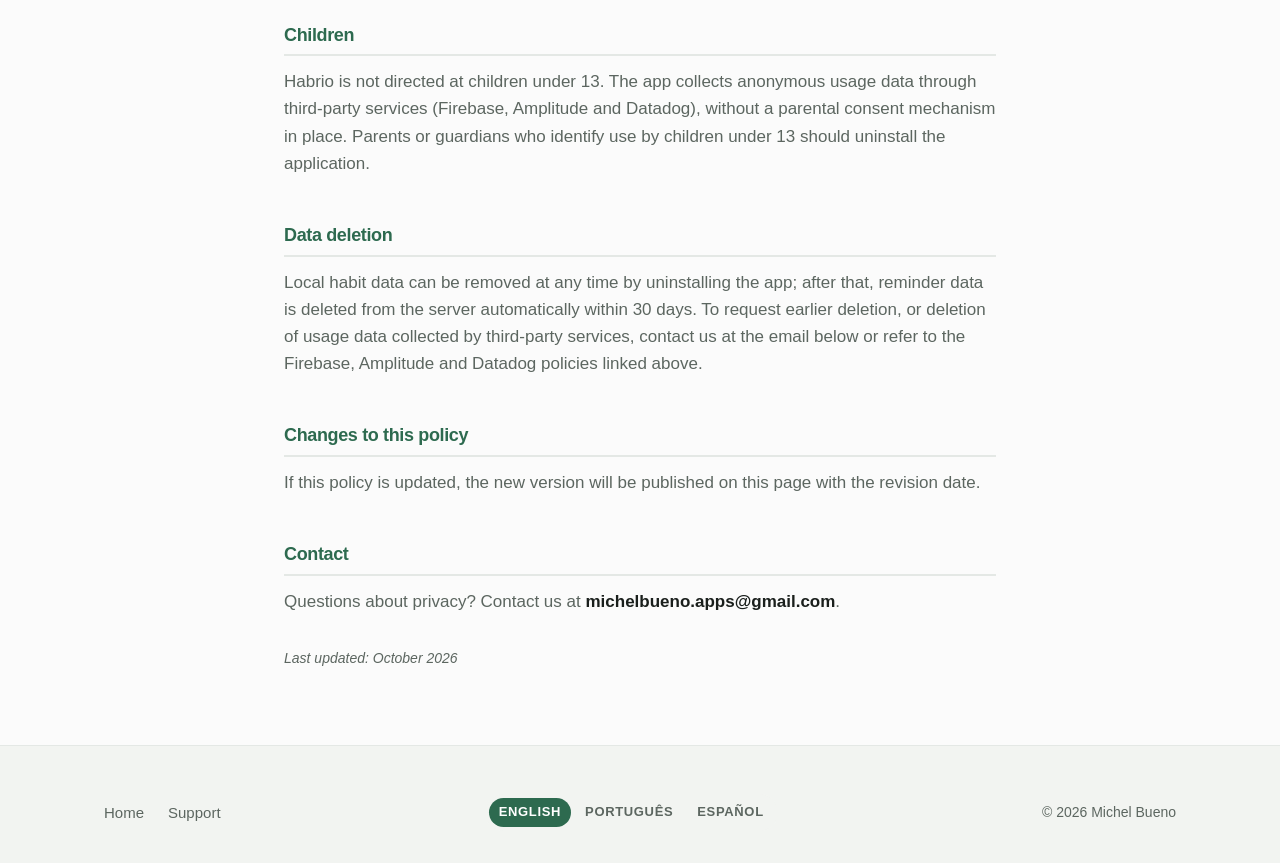
<file: en/privacy.html>
<!DOCTYPE html>
<html lang="en">
<head>
  <meta charset="utf-8">
  <title>Privacy Policy — Habrio</title>
  <meta name="viewport" content="width=device-width, initial-scale=1">
  <meta name="description" content="How Habrio handles your data: what stays on your device, what we collect anonymously, and what we never collect.">
  <meta name="theme-color" content="#2D6A4F">
  <link rel="icon" type="image/png" href="../assets/img/favicon.png">
  <link rel="apple-touch-icon" href="../assets/img/apple-touch-icon.png">
  <link rel="stylesheet" href="../assets/css/styles.css">
  <link rel="canonical" href="https://michelbueno.github.io/habi-app/en/privacy.html">
  <link rel="alternate" hreflang="en" href="https://michelbueno.github.io/habi-app/en/privacy.html">
  <link rel="alternate" hreflang="pt" href="https://michelbueno.github.io/habi-app/pt/privacy.html">
  <link rel="alternate" hreflang="es" href="https://michelbueno.github.io/habi-app/es/privacy.html">
  <link rel="alternate" hreflang="x-default" href="https://michelbueno.github.io/habi-app/en/privacy.html">
  <meta property="og:title" content="Privacy Policy — Habrio">
  <meta property="og:description" content="How Habrio handles your data: what stays on your device, what we collect anonymously, and what we never collect.">
  <meta property="og:type" content="website">
  <meta property="og:url" content="https://michelbueno.github.io/habi-app/en/privacy.html">
  <meta property="og:site_name" content="Habrio">
  <meta property="og:image" content="https://michelbueno.github.io/habi-app/assets/img/og-en.png">
  <meta property="og:image:width" content="1200">
  <meta property="og:image:height" content="630">
  <meta property="og:image:alt" content="Habrio app: habit list and habit detail screens">
  <meta name="twitter:card" content="summary_large_image">
  <meta name="twitter:image" content="https://michelbueno.github.io/habi-app/assets/img/og-en.png">
</head>
<body>
  <header class="site-header">
    <div class="container header-inner">
      <a href="./" class="brand" aria-label="Habrio home">
        <span class="brand-icon" aria-hidden="true">🌱</span>
        <span class="brand-name">Habrio</span>
      </a>
      <nav class="nav">
        <a href="./support.html">Support</a>
        <div class="lang-switcher" role="group" aria-label="Language">
          <a href="../en/privacy.html" class="active" aria-current="true">EN</a>
          <a href="../pt/privacy.html">PT</a>
          <a href="../es/privacy.html">ES</a>
        </div>
      </nav>
    </div>
  </header>

  <main>
    <section class="support-hero">
      <div class="container">
        <h1>Privacy Policy</h1>
        <p>How Habrio handles your data — what stays on your device, what we collect anonymously, and what we never collect.</p>
      </div>
    </section>

    <section class="legal">
      <div class="legal-content">
        <h2>Introduction</h2>
        <p>Welcome to <strong>Habrio</strong>. This policy describes how the app handles your information: what stays on your device, what we collect anonymously to improve the app, and what we never collect.</p>

        <h2>Locally stored data</h2>
        <p>Your habit information is stored exclusively on your device in a local SQLite database:</p>
        <ul>
          <li>Names and settings of your habits (frequency, days of the week)</li>
          <li>Completion records per date</li>
          <li>Configured reminder times</li>
        </ul>
        <p>Your habit names and completion history are never transmitted to any server and are permanently deleted when you uninstall the app. The only exception is the reminder data described below.</p>

        <h2>Data sent for reminders</h2>
        <p>So that reminders arrive on time even when the app is closed, Habrio sends our server (Google Firebase) only what is needed to schedule them:</p>
        <ul>
          <li>An anonymous installation identifier and the device's time zone</li>
          <li>For each habit with a reminder: a random habit identifier, the reminder time and its frequency</li>
          <li>The device's notification token, used to deliver the reminder</li>
        </ul>
        <p>Habit names and content are never sent. Access uses anonymous Firebase authentication, with no account, email or password. This data is used only to send reminders, and each reminder sent is recorded anonymously in the usage data. It is deleted from the server automatically after 30 days without using the app.</p>

        <h2>Usage data collected</h2>
        <div class="highlight">
          We collect anonymous and aggregated usage data to understand how the app is used and improve it. This data <strong>does not identify you personally</strong> and does not include the names or content of your habits.
        </div>
        <p>What is collected:</p>
        <ul>
          <li><strong>Navigation:</strong> which screens are visited in the app</li>
          <li><strong>Habit actions:</strong> creation, update, deletion and completion — including metadata such as chosen icon, frequency (daily/weekly), days of the week, and whether a reminder is active</li>
          <li><strong>Consistency milestones:</strong> when a streak milestone is reached (e.g., 7, 14 or 30 days), including the streak value and habit icon</li>
          <li><strong>Notifications:</strong> whether a notification was delivered or opened, the message template used, and aggregated counts of pending/completed habits on that day</li>
          <li><strong>Performance:</strong> screen load times and number of habits when loading the list</li>
          <li><strong>Stability:</strong> app error and crash reports</li>
        </ul>

        <h2>Data we never collect</h2>
        <ul>
          <li>Name, email, phone number, or any personally identifiable information</li>
          <li>The names or content of your habits</li>
          <li>Geographic location</li>
          <li>Health or biometric data</li>
          <li>Data from other apps</li>
          <li>Payment information</li>
        </ul>

        <h2>Third-party services</h2>
        <p>Habrio uses the following external services for analytics and stability:</p>
        <div class="service-card">
          <strong>Firebase (Analytics, Crashlytics, Performance Monitoring, Cloud Firestore, Authentication and Cloud Messaging)</strong>
          <span class="badge">Google LLC</span>
          <p>Collects usage data, crash reports and performance metrics, and stores and sends the reminders described above.</p>
          <a href="https://policies.google.com/privacy" target="_blank" rel="noopener">Google Privacy Policy →</a>
        </div>
        <div class="service-card">
          <strong>Amplitude Analytics</strong>
          <span class="badge">Amplitude, Inc.</span>
          <p>Collects usage event data for aggregated behavior analysis.</p>
          <a href="https://amplitude.com/privacy" target="_blank" rel="noopener">Amplitude Privacy Policy →</a>
        </div>
        <div class="service-card">
          <strong>Datadog</strong>
          <span class="badge">Datadog, Inc.</span>
          <p>Collects usage sessions (screens and taps), technical logs and crash reports to monitor app stability.</p>
          <a href="https://www.datadoghq.com/legal/privacy/" target="_blank" rel="noopener">Datadog Privacy Policy →</a>
        </div>
        <p>These services may use anonymous device identifiers to associate events within the same session.</p>

        <h2>System permissions</h2>
        <p>Habrio requests only notification permission, used exclusively to send habit reminders you configure. No other system access — camera, microphone, location, contacts, or files — is requested.</p>

        <h2>Data retention</h2>
        <p>Usage data is retained according to the policies of the third-party services listed above. Reminder data is deleted from the server after 30 days without using the app. Local habit data is deleted when the app is uninstalled.</p>

        <h2>Children</h2>
        <p>Habrio is not directed at children under 13. The app collects anonymous usage data through third-party services (Firebase, Amplitude and Datadog), without a parental consent mechanism in place. Parents or guardians who identify use by children under 13 should uninstall the application.</p>

        <h2>Data deletion</h2>
        <p>Local habit data can be removed at any time by uninstalling the app; after that, reminder data is deleted from the server automatically within 30 days. To request earlier deletion, or deletion of usage data collected by third-party services, contact us at the email below or refer to the Firebase, Amplitude and Datadog policies linked above.</p>

        <h2>Changes to this policy</h2>
        <p>If this policy is updated, the new version will be published on this page with the revision date.</p>

        <h2>Contact</h2>
        <p>Questions about privacy? Contact us at <a href="mailto:michelbueno.apps@gmail.com?subject=Habrio%20Privacy"><strong>michelbueno.apps@gmail.com</strong></a>.</p>

        <p class="updated">Last updated: October 2026</p>
      </div>
    </section>
  </main>

  <footer class="site-footer">
    <div class="container footer-inner">
      <div class="footer-links">
        <a href="./">Home</a>
        <a href="./support.html">Support</a>
      </div>
      <div class="lang-switcher" role="group" aria-label="Language">
        <a href="../en/privacy.html" class="active" aria-current="true">English</a>
        <a href="../pt/privacy.html">Português</a>
        <a href="../es/privacy.html">Español</a>
      </div>
      <p class="copyright">© 2026 Michel Bueno</p>
    </div>
  </footer>
</body>
</html>
</file>
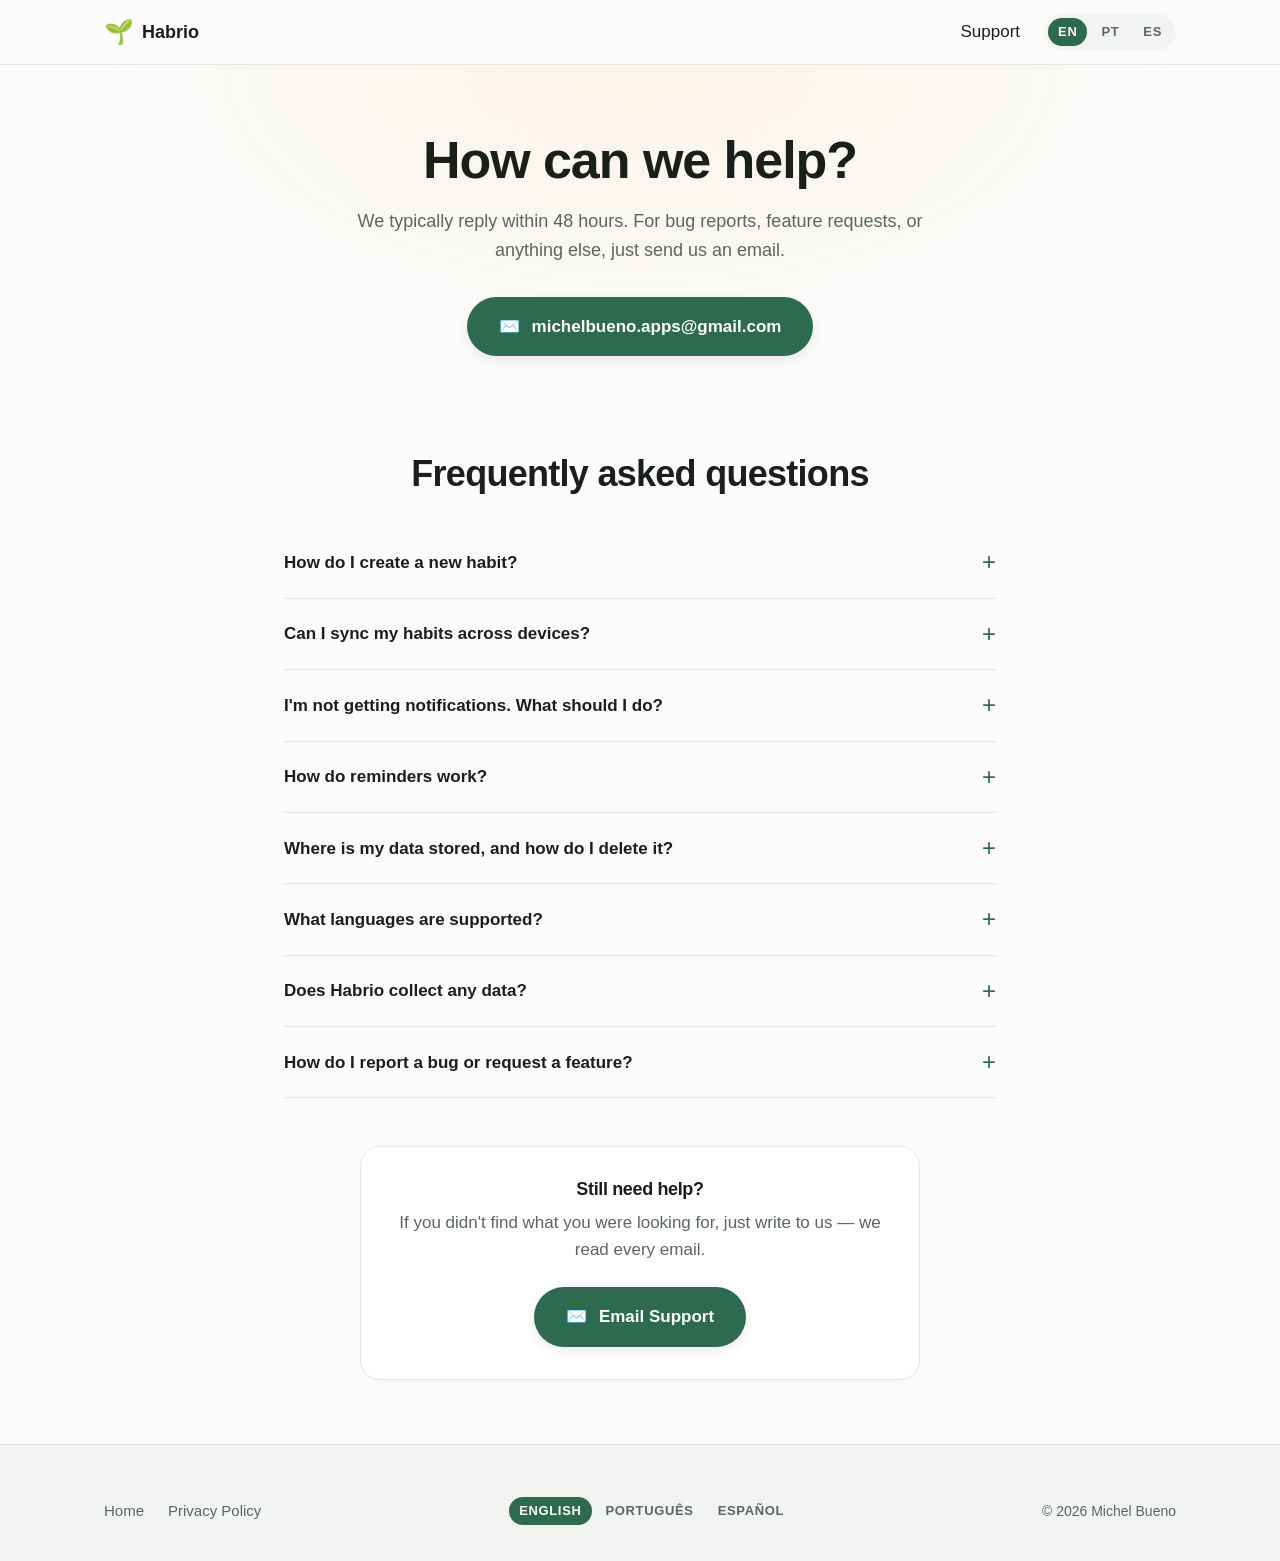
<file: en/support.html>
<!DOCTYPE html>
<html lang="en">
<head>
  <meta charset="utf-8">
  <title>Support — Habrio</title>
  <meta name="viewport" content="width=device-width, initial-scale=1">
  <meta name="description" content="Get help with Habrio. Frequently asked questions and direct contact for support requests.">
  <meta name="theme-color" content="#2D6A4F">
  <link rel="icon" type="image/png" href="../assets/img/favicon.png">
  <link rel="apple-touch-icon" href="../assets/img/apple-touch-icon.png">
  <link rel="stylesheet" href="../assets/css/styles.css">
  <link rel="canonical" href="https://michelbueno.github.io/habi-app/en/support.html">
  <link rel="alternate" hreflang="en" href="https://michelbueno.github.io/habi-app/en/support.html">
  <link rel="alternate" hreflang="pt" href="https://michelbueno.github.io/habi-app/pt/support.html">
  <link rel="alternate" hreflang="es" href="https://michelbueno.github.io/habi-app/es/support.html">
  <link rel="alternate" hreflang="x-default" href="https://michelbueno.github.io/habi-app/en/support.html">
  <meta property="og:title" content="Support — Habrio">
  <meta property="og:description" content="Get help with Habrio. Frequently asked questions and direct contact for support requests.">
  <meta property="og:type" content="website">
  <meta property="og:url" content="https://michelbueno.github.io/habi-app/en/support.html">
  <meta property="og:site_name" content="Habrio">
  <meta property="og:image" content="https://michelbueno.github.io/habi-app/assets/img/og-en.png">
  <meta property="og:image:width" content="1200">
  <meta property="og:image:height" content="630">
  <meta property="og:image:alt" content="Habrio app: habit list and habit detail screens">
  <meta name="twitter:card" content="summary_large_image">
  <meta name="twitter:image" content="https://michelbueno.github.io/habi-app/assets/img/og-en.png">
</head>
<body>
  <header class="site-header">
    <div class="container header-inner">
      <a href="./" class="brand" aria-label="Habrio home">
        <span class="brand-icon" aria-hidden="true">🌱</span>
        <span class="brand-name">Habrio</span>
      </a>
      <nav class="nav">
        <a href="./support.html">Support</a>
        <div class="lang-switcher" role="group" aria-label="Language">
          <a href="../en/support.html" class="active" aria-current="true">EN</a>
          <a href="../pt/support.html">PT</a>
          <a href="../es/support.html">ES</a>
        </div>
      </nav>
    </div>
  </header>

  <main>
    <section class="support-hero">
      <div class="container">
        <h1>How can we help?</h1>
        <p>We typically reply within 48 hours. For bug reports, feature requests, or anything else, just send us an email.</p>
        <a href="mailto:michelbueno.apps@gmail.com?subject=Habrio%20Support" class="btn-mailto">
          <span aria-hidden="true">✉️</span>
          <span>michelbueno.apps@gmail.com</span>
        </a>
      </div>
    </section>

    <section class="faq">
      <div class="container">
        <h2>Frequently asked questions</h2>

        <details class="faq-item">
          <summary>How do I create a new habit?</summary>
          <p>From the home screen, tap the “+” button to open the wizard. You'll go through four quick steps: name, icon and color, frequency, and an optional reminder. Tap “Finish” on the last step and your habit appears in the list.</p>
        </details>

        <details class="faq-item">
          <summary>Can I sync my habits across devices?</summary>
          <p>No. Habrio is intentionally offline-first and privacy-first — your habits live only on the device where you created them. There are no accounts and no cloud sync of your habits.</p>
        </details>

        <details class="faq-item">
          <summary>I'm not getting notifications. What should I do?</summary>
          <p>Open your phone's Settings app and make sure Habrio is allowed to send notifications: on iOS, go to Notifications → Habrio; on Android, look for App info → Habrio → Notifications. Then check that the habit you want a reminder for has a reminder time configured (you can verify this in the habit's detail screen).</p>
        </details>

        <details class="faq-item">
          <summary>How do reminders work?</summary>
          <p>Habrio supports two kinds of reminders. Per-habit reminders fire at the specific time you set when creating or editing a habit. Daily nudges are gentle, organic notifications that appear at most once a day, only if you have pending habits — they never spam you.</p>
        </details>

        <details class="faq-item">
          <summary>Where is my data stored, and how do I delete it?</summary>
          <p>Your habits, their names and your history are stored locally on your device in a private database. So that reminders arrive on time even when the app is closed, Habrio sends our server only what reminders need (time, frequency and time zone), with anonymous identifiers for the device and each habit — never your habit names. To delete everything, just uninstall the app: local data is removed right away, and the reminder times are deleted from the server automatically after 30 days without use.</p>
        </details>

        <details class="faq-item">
          <summary>What languages are supported?</summary>
          <p>Habrio is available in 6 languages: English, Portuguese, Spanish, French, German and Russian. The app uses your device's language automatically; in any other language it appears in English.</p>
        </details>

        <details class="faq-item">
          <summary>Does Habrio collect any data?</summary>
          <p>Habrio collects fully anonymous usage events (such as screen views and habit creation events) for analytics. It never collects your habit names, notes, completion timestamps, email, name, or any personally identifiable information. See our <a href="./privacy.html">privacy policy</a> for details.</p>
        </details>

        <details class="faq-item">
          <summary>How do I report a bug or request a feature?</summary>
          <p>Send an email to <a href="mailto:michelbueno.apps@gmail.com?subject=Habrio%20-%20Bug%20Report">michelbueno.apps@gmail.com</a> with a short description and, if possible, your phone model and OS version (iOS or Android). Screenshots help a lot.</p>
        </details>

        <div class="contact-card">
          <h3>Still need help?</h3>
          <p>If you didn't find what you were looking for, just write to us — we read every email.</p>
          <a href="mailto:michelbueno.apps@gmail.com?subject=Habrio%20Support" class="btn-mailto">
            <span aria-hidden="true">✉️</span>
            <span>Email Support</span>
          </a>
        </div>
      </div>
    </section>
  </main>

  <footer class="site-footer">
    <div class="container footer-inner">
      <div class="footer-links">
        <a href="./">Home</a>
        <a href="./privacy.html">Privacy Policy</a>
      </div>
      <div class="lang-switcher" role="group" aria-label="Language">
        <a href="../en/support.html" class="active" aria-current="true">English</a>
        <a href="../pt/support.html">Português</a>
        <a href="../es/support.html">Español</a>
      </div>
      <p class="copyright">© 2026 Michel Bueno</p>
    </div>
  </footer>
</body>
</html>
</file>
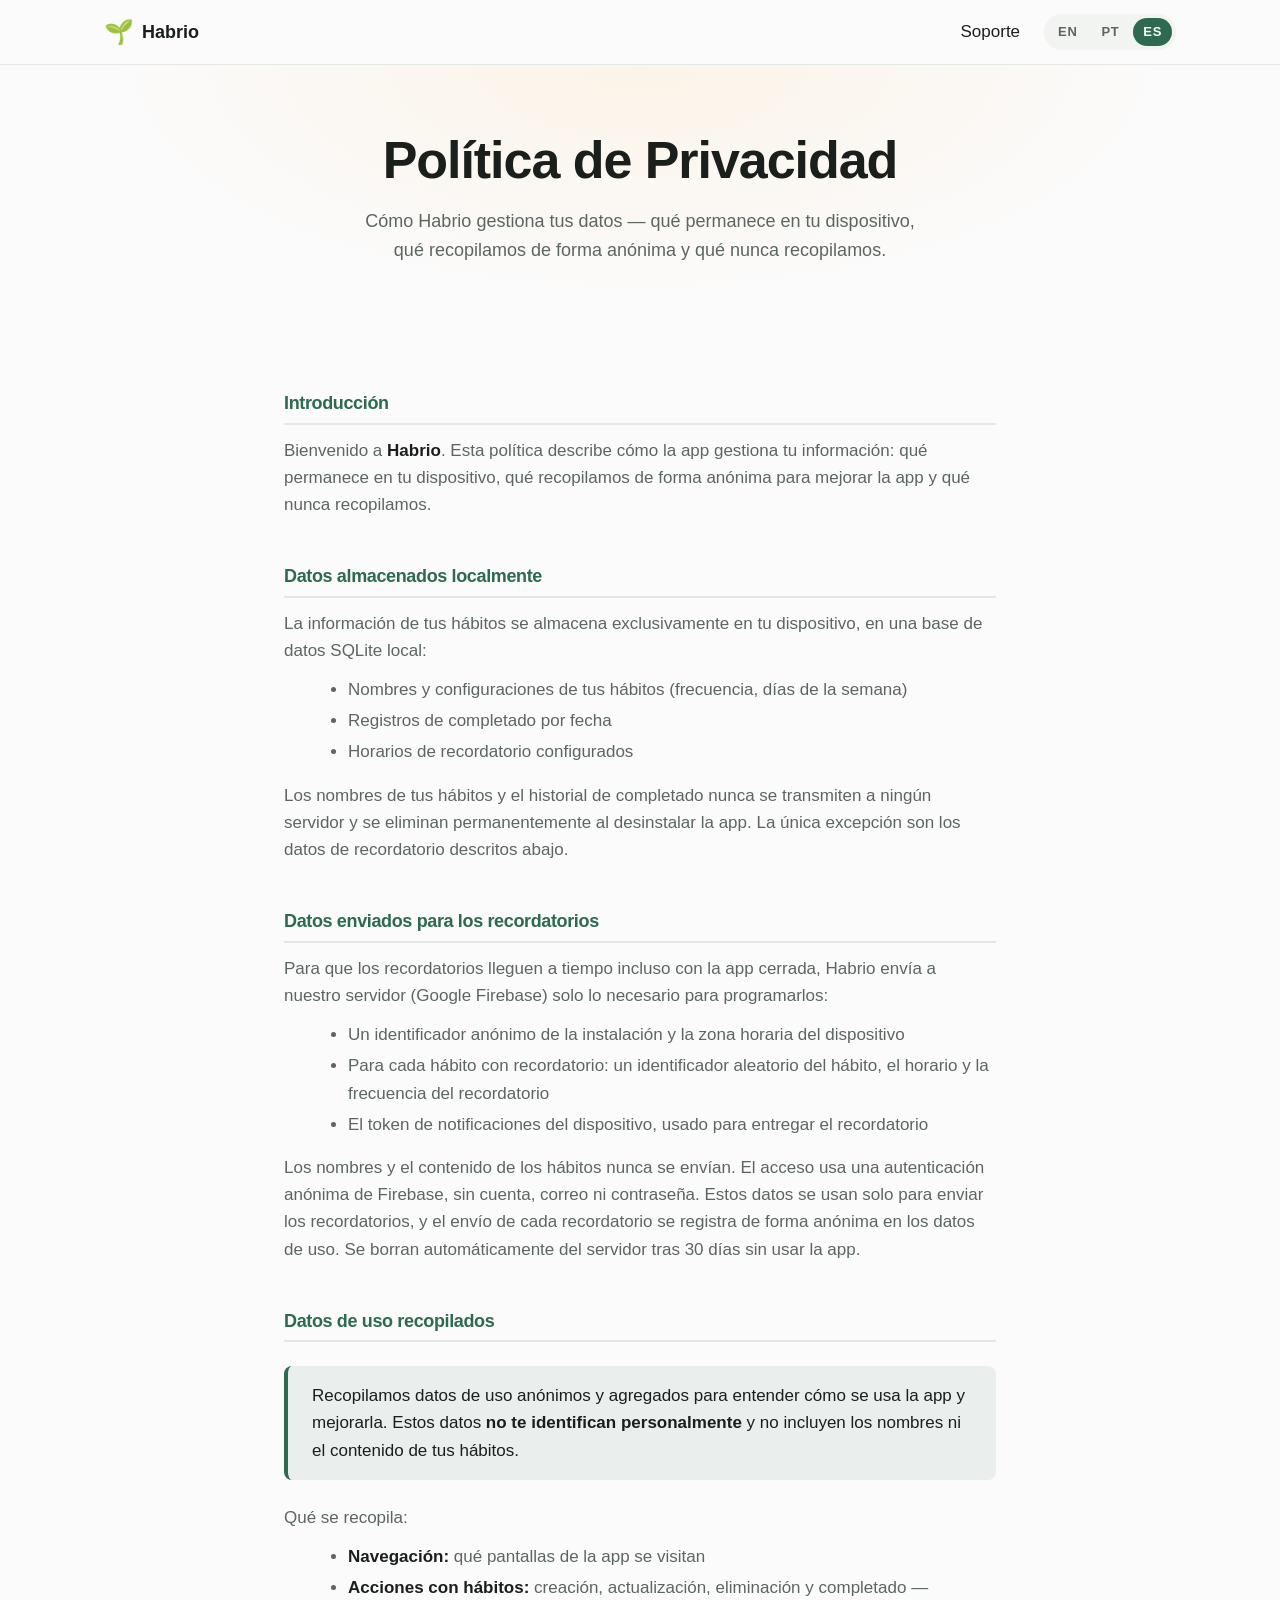
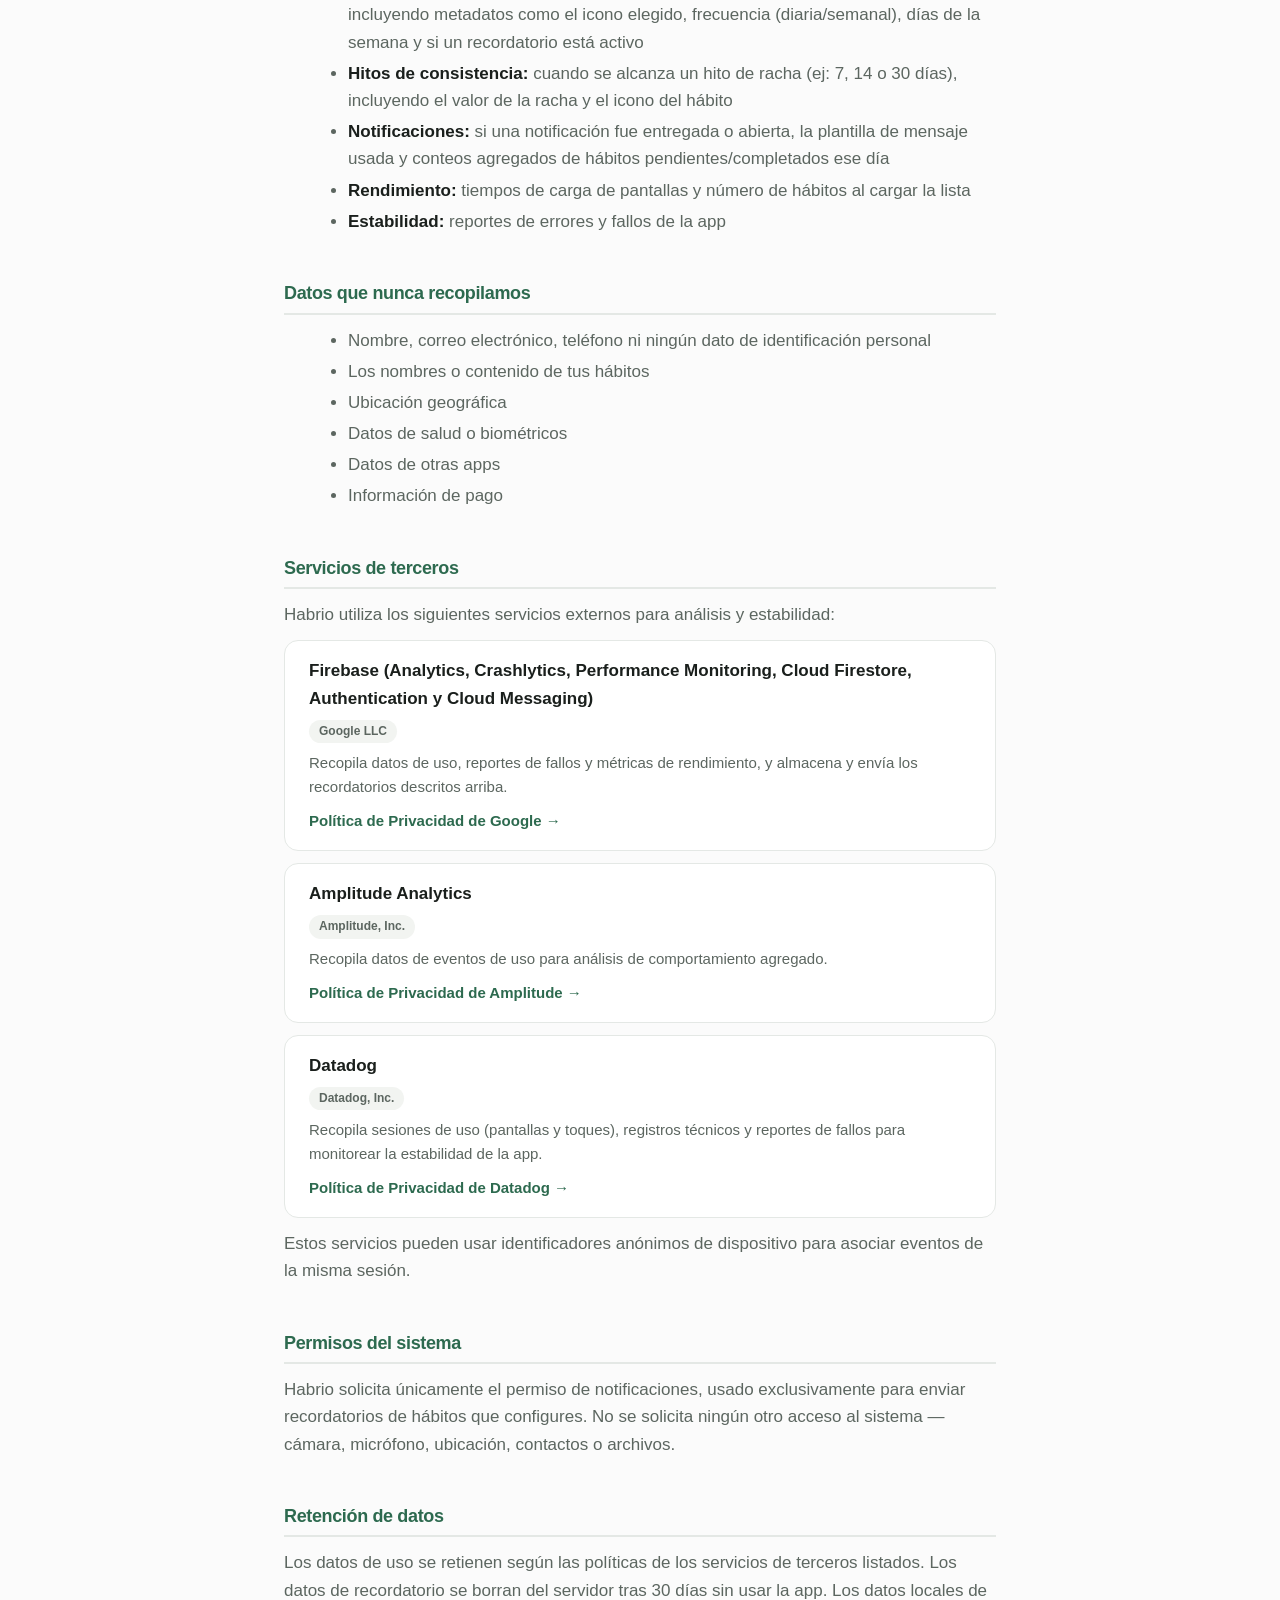
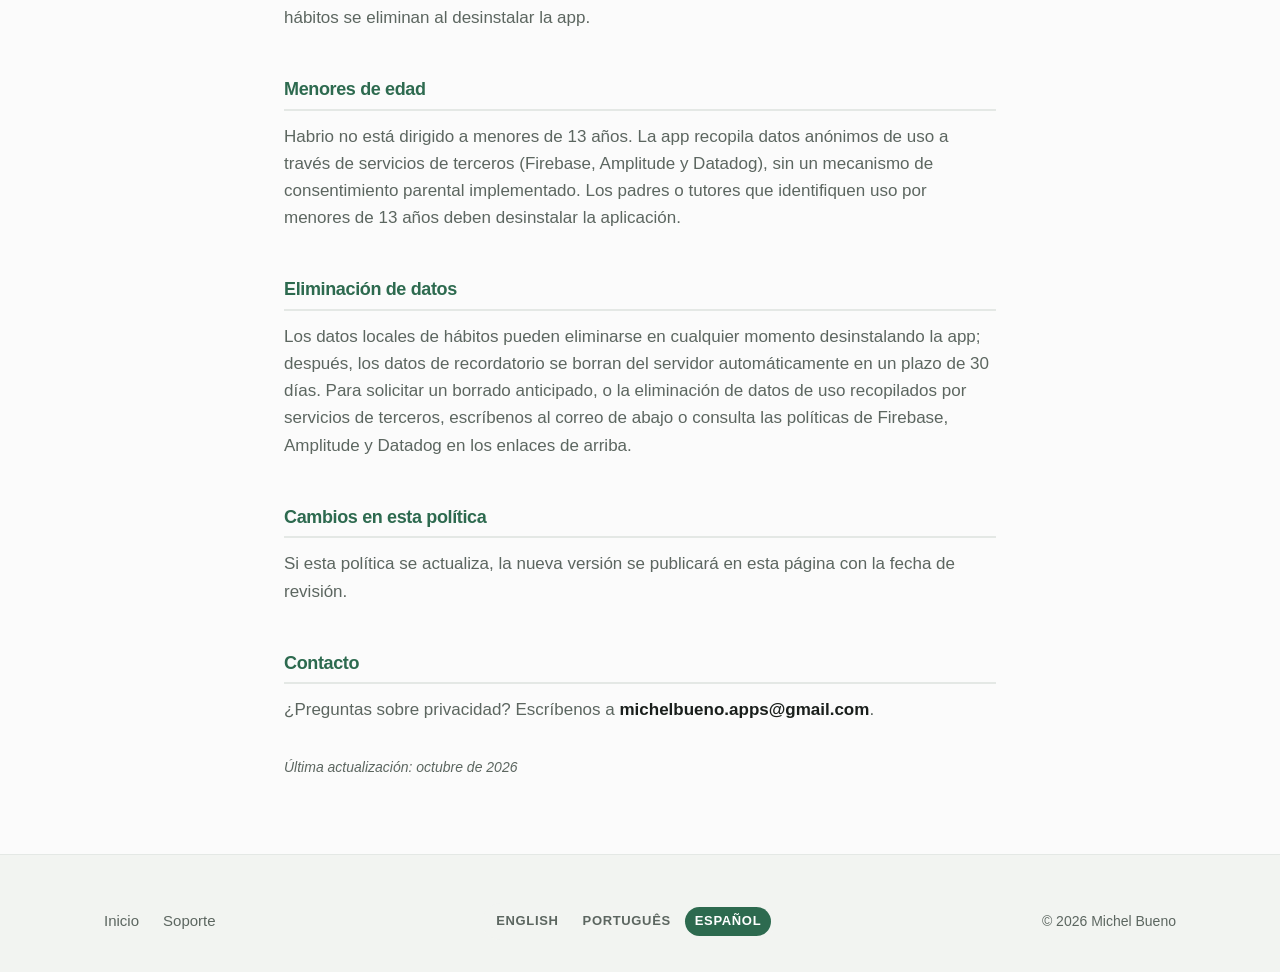
<file: es/privacy.html>
<!DOCTYPE html>
<html lang="es">
<head>
  <meta charset="utf-8">
  <title>Política de Privacidad — Habrio</title>
  <meta name="viewport" content="width=device-width, initial-scale=1">
  <meta name="description" content="Cómo Habrio gestiona tus datos: qué permanece en tu dispositivo, qué recopilamos de forma anónima y qué nunca recopilamos.">
  <meta name="theme-color" content="#2D6A4F">
  <link rel="icon" type="image/png" href="../assets/img/favicon.png">
  <link rel="apple-touch-icon" href="../assets/img/apple-touch-icon.png">
  <link rel="stylesheet" href="../assets/css/styles.css">
  <link rel="canonical" href="https://michelbueno.github.io/habi-app/es/privacy.html">
  <link rel="alternate" hreflang="en" href="https://michelbueno.github.io/habi-app/en/privacy.html">
  <link rel="alternate" hreflang="pt" href="https://michelbueno.github.io/habi-app/pt/privacy.html">
  <link rel="alternate" hreflang="es" href="https://michelbueno.github.io/habi-app/es/privacy.html">
  <link rel="alternate" hreflang="x-default" href="https://michelbueno.github.io/habi-app/en/privacy.html">
  <meta property="og:title" content="Política de Privacidad — Habrio">
  <meta property="og:description" content="Cómo Habrio gestiona tus datos: qué permanece en tu dispositivo, qué recopilamos de forma anónima y qué nunca recopilamos.">
  <meta property="og:type" content="website">
  <meta property="og:url" content="https://michelbueno.github.io/habi-app/es/privacy.html">
  <meta property="og:site_name" content="Habrio">
  <meta property="og:image" content="https://michelbueno.github.io/habi-app/assets/img/og-es.png">
  <meta property="og:image:width" content="1200">
  <meta property="og:image:height" content="630">
  <meta property="og:image:alt" content="App Habrio: lista de hábitos y detalle de un hábito">
  <meta name="twitter:card" content="summary_large_image">
  <meta name="twitter:image" content="https://michelbueno.github.io/habi-app/assets/img/og-es.png">
</head>
<body>
  <header class="site-header">
    <div class="container header-inner">
      <a href="./" class="brand" aria-label="Inicio de Habrio">
        <span class="brand-icon" aria-hidden="true">🌱</span>
        <span class="brand-name">Habrio</span>
      </a>
      <nav class="nav">
        <a href="./support.html">Soporte</a>
        <div class="lang-switcher" role="group" aria-label="Idioma">
          <a href="../en/privacy.html">EN</a>
          <a href="../pt/privacy.html">PT</a>
          <a href="../es/privacy.html" class="active" aria-current="true">ES</a>
        </div>
      </nav>
    </div>
  </header>

  <main>
    <section class="support-hero">
      <div class="container">
        <h1>Política de Privacidad</h1>
        <p>Cómo Habrio gestiona tus datos — qué permanece en tu dispositivo, qué recopilamos de forma anónima y qué nunca recopilamos.</p>
      </div>
    </section>

    <section class="legal">
      <div class="legal-content">
        <h2>Introducción</h2>
        <p>Bienvenido a <strong>Habrio</strong>. Esta política describe cómo la app gestiona tu información: qué permanece en tu dispositivo, qué recopilamos de forma anónima para mejorar la app y qué nunca recopilamos.</p>

        <h2>Datos almacenados localmente</h2>
        <p>La información de tus hábitos se almacena exclusivamente en tu dispositivo, en una base de datos SQLite local:</p>
        <ul>
          <li>Nombres y configuraciones de tus hábitos (frecuencia, días de la semana)</li>
          <li>Registros de completado por fecha</li>
          <li>Horarios de recordatorio configurados</li>
        </ul>
        <p>Los nombres de tus hábitos y el historial de completado nunca se transmiten a ningún servidor y se eliminan permanentemente al desinstalar la app. La única excepción son los datos de recordatorio descritos abajo.</p>

        <h2>Datos enviados para los recordatorios</h2>
        <p>Para que los recordatorios lleguen a tiempo incluso con la app cerrada, Habrio envía a nuestro servidor (Google Firebase) solo lo necesario para programarlos:</p>
        <ul>
          <li>Un identificador anónimo de la instalación y la zona horaria del dispositivo</li>
          <li>Para cada hábito con recordatorio: un identificador aleatorio del hábito, el horario y la frecuencia del recordatorio</li>
          <li>El token de notificaciones del dispositivo, usado para entregar el recordatorio</li>
        </ul>
        <p>Los nombres y el contenido de los hábitos nunca se envían. El acceso usa una autenticación anónima de Firebase, sin cuenta, correo ni contraseña. Estos datos se usan solo para enviar los recordatorios, y el envío de cada recordatorio se registra de forma anónima en los datos de uso. Se borran automáticamente del servidor tras 30 días sin usar la app.</p>

        <h2>Datos de uso recopilados</h2>
        <div class="highlight">
          Recopilamos datos de uso anónimos y agregados para entender cómo se usa la app y mejorarla. Estos datos <strong>no te identifican personalmente</strong> y no incluyen los nombres ni el contenido de tus hábitos.
        </div>
        <p>Qué se recopila:</p>
        <ul>
          <li><strong>Navegación:</strong> qué pantallas de la app se visitan</li>
          <li><strong>Acciones con hábitos:</strong> creación, actualización, eliminación y completado — incluyendo metadatos como el icono elegido, frecuencia (diaria/semanal), días de la semana y si un recordatorio está activo</li>
          <li><strong>Hitos de consistencia:</strong> cuando se alcanza un hito de racha (ej: 7, 14 o 30 días), incluyendo el valor de la racha y el icono del hábito</li>
          <li><strong>Notificaciones:</strong> si una notificación fue entregada o abierta, la plantilla de mensaje usada y conteos agregados de hábitos pendientes/completados ese día</li>
          <li><strong>Rendimiento:</strong> tiempos de carga de pantallas y número de hábitos al cargar la lista</li>
          <li><strong>Estabilidad:</strong> reportes de errores y fallos de la app</li>
        </ul>

        <h2>Datos que nunca recopilamos</h2>
        <ul>
          <li>Nombre, correo electrónico, teléfono ni ningún dato de identificación personal</li>
          <li>Los nombres o contenido de tus hábitos</li>
          <li>Ubicación geográfica</li>
          <li>Datos de salud o biométricos</li>
          <li>Datos de otras apps</li>
          <li>Información de pago</li>
        </ul>

        <h2>Servicios de terceros</h2>
        <p>Habrio utiliza los siguientes servicios externos para análisis y estabilidad:</p>
        <div class="service-card">
          <strong>Firebase (Analytics, Crashlytics, Performance Monitoring, Cloud Firestore, Authentication y Cloud Messaging)</strong>
          <span class="badge">Google LLC</span>
          <p>Recopila datos de uso, reportes de fallos y métricas de rendimiento, y almacena y envía los recordatorios descritos arriba.</p>
          <a href="https://policies.google.com/privacy" target="_blank" rel="noopener">Política de Privacidad de Google →</a>
        </div>
        <div class="service-card">
          <strong>Amplitude Analytics</strong>
          <span class="badge">Amplitude, Inc.</span>
          <p>Recopila datos de eventos de uso para análisis de comportamiento agregado.</p>
          <a href="https://amplitude.com/privacy" target="_blank" rel="noopener">Política de Privacidad de Amplitude →</a>
        </div>
        <div class="service-card">
          <strong>Datadog</strong>
          <span class="badge">Datadog, Inc.</span>
          <p>Recopila sesiones de uso (pantallas y toques), registros técnicos y reportes de fallos para monitorear la estabilidad de la app.</p>
          <a href="https://www.datadoghq.com/legal/privacy/" target="_blank" rel="noopener">Política de Privacidad de Datadog →</a>
        </div>
        <p>Estos servicios pueden usar identificadores anónimos de dispositivo para asociar eventos de la misma sesión.</p>

        <h2>Permisos del sistema</h2>
        <p>Habrio solicita únicamente el permiso de notificaciones, usado exclusivamente para enviar recordatorios de hábitos que configures. No se solicita ningún otro acceso al sistema — cámara, micrófono, ubicación, contactos o archivos.</p>

        <h2>Retención de datos</h2>
        <p>Los datos de uso se retienen según las políticas de los servicios de terceros listados. Los datos de recordatorio se borran del servidor tras 30 días sin usar la app. Los datos locales de hábitos se eliminan al desinstalar la app.</p>

        <h2>Menores de edad</h2>
        <p>Habrio no está dirigido a menores de 13 años. La app recopila datos anónimos de uso a través de servicios de terceros (Firebase, Amplitude y Datadog), sin un mecanismo de consentimiento parental implementado. Los padres o tutores que identifiquen uso por menores de 13 años deben desinstalar la aplicación.</p>

        <h2>Eliminación de datos</h2>
        <p>Los datos locales de hábitos pueden eliminarse en cualquier momento desinstalando la app; después, los datos de recordatorio se borran del servidor automáticamente en un plazo de 30 días. Para solicitar un borrado anticipado, o la eliminación de datos de uso recopilados por servicios de terceros, escríbenos al correo de abajo o consulta las políticas de Firebase, Amplitude y Datadog en los enlaces de arriba.</p>

        <h2>Cambios en esta política</h2>
        <p>Si esta política se actualiza, la nueva versión se publicará en esta página con la fecha de revisión.</p>

        <h2>Contacto</h2>
        <p>¿Preguntas sobre privacidad? Escríbenos a <a href="mailto:michelbueno.apps@gmail.com?subject=Habrio%20Privacidad"><strong>michelbueno.apps@gmail.com</strong></a>.</p>

        <p class="updated">Última actualización: octubre de 2026</p>
      </div>
    </section>
  </main>

  <footer class="site-footer">
    <div class="container footer-inner">
      <div class="footer-links">
        <a href="./">Inicio</a>
        <a href="./support.html">Soporte</a>
      </div>
      <div class="lang-switcher" role="group" aria-label="Idioma">
        <a href="../en/privacy.html">English</a>
        <a href="../pt/privacy.html">Português</a>
        <a href="../es/privacy.html" class="active" aria-current="true">Español</a>
      </div>
      <p class="copyright">© 2026 Michel Bueno</p>
    </div>
  </footer>
</body>
</html>
</file>
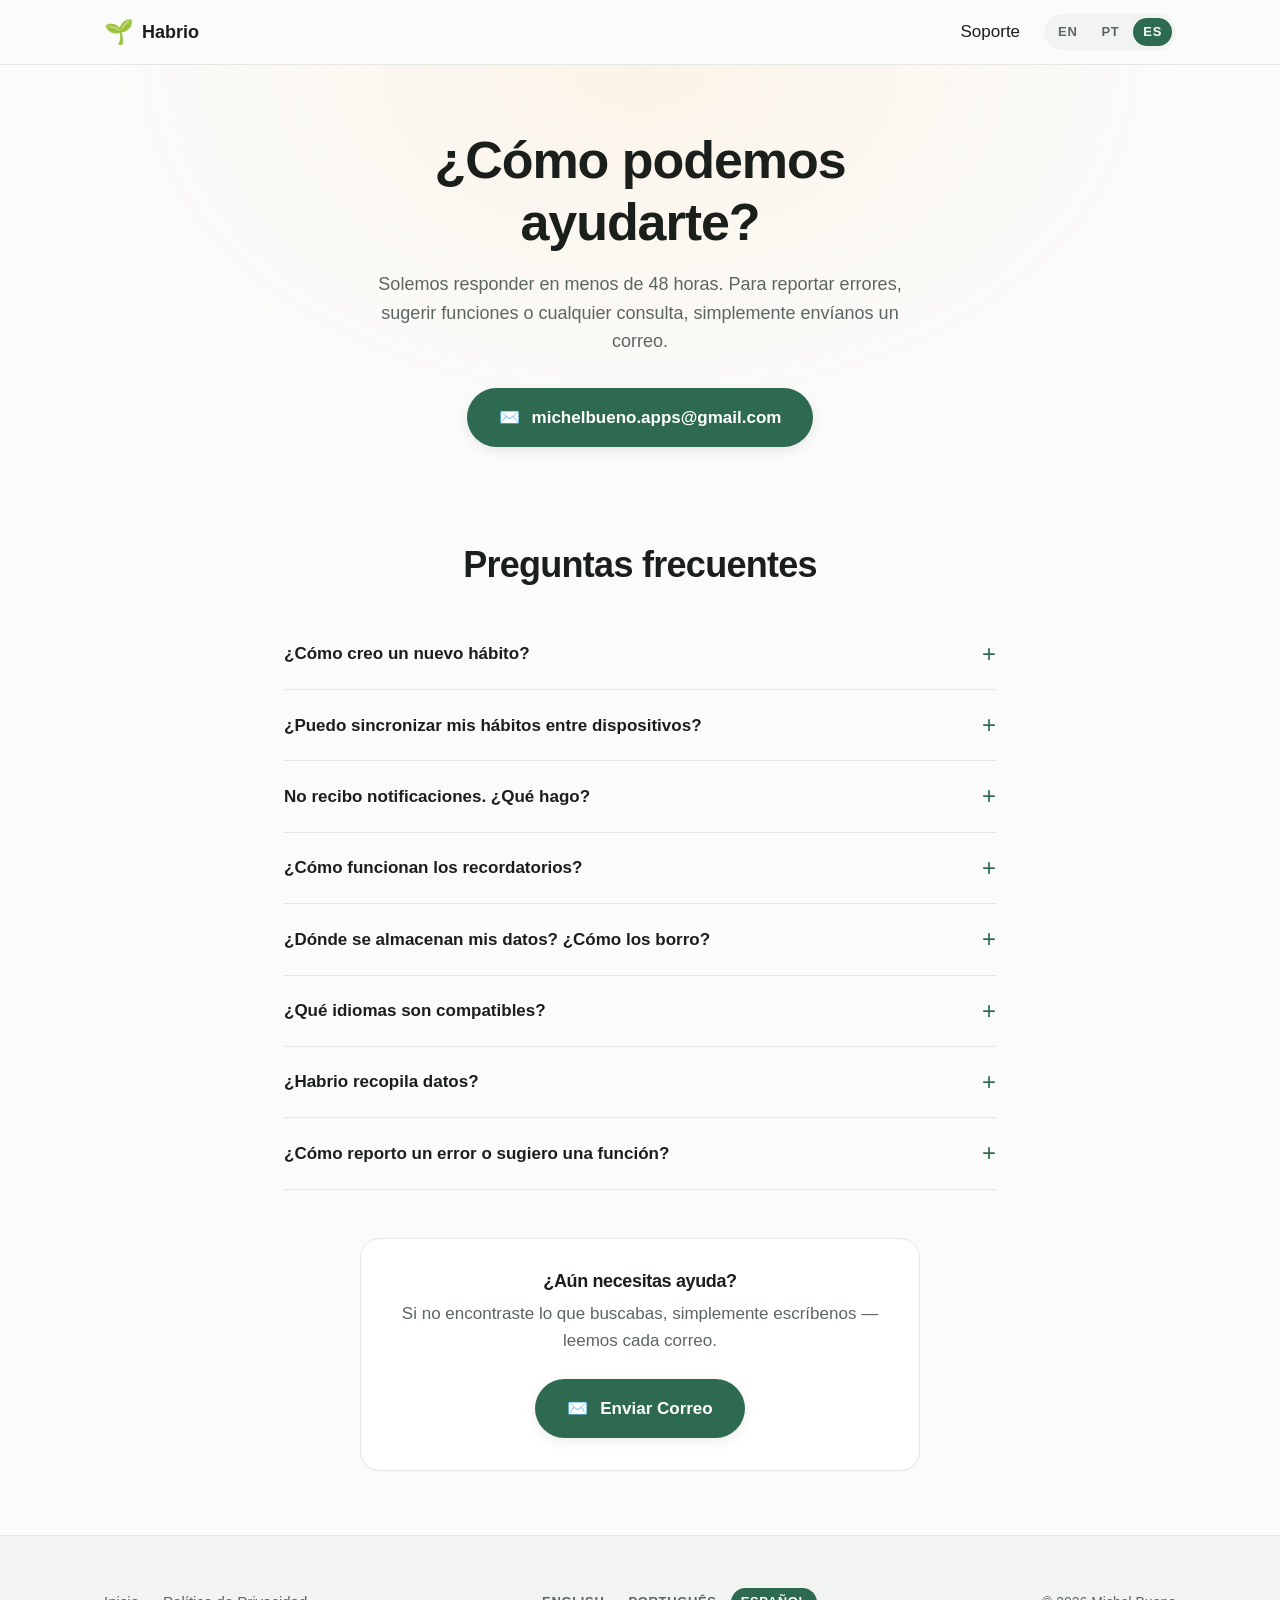
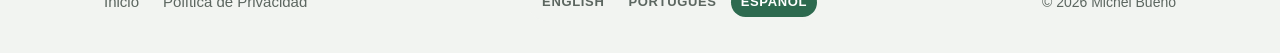
<file: es/support.html>
<!DOCTYPE html>
<html lang="es">
<head>
  <meta charset="utf-8">
  <title>Soporte — Habrio</title>
  <meta name="viewport" content="width=device-width, initial-scale=1">
  <meta name="description" content="Obtén ayuda con Habrio. Preguntas frecuentes y contacto directo para soporte.">
  <meta name="theme-color" content="#2D6A4F">
  <link rel="icon" type="image/png" href="../assets/img/favicon.png">
  <link rel="apple-touch-icon" href="../assets/img/apple-touch-icon.png">
  <link rel="stylesheet" href="../assets/css/styles.css">
  <link rel="canonical" href="https://michelbueno.github.io/habi-app/es/support.html">
  <link rel="alternate" hreflang="en" href="https://michelbueno.github.io/habi-app/en/support.html">
  <link rel="alternate" hreflang="pt" href="https://michelbueno.github.io/habi-app/pt/support.html">
  <link rel="alternate" hreflang="es" href="https://michelbueno.github.io/habi-app/es/support.html">
  <link rel="alternate" hreflang="x-default" href="https://michelbueno.github.io/habi-app/en/support.html">
  <meta property="og:title" content="Soporte — Habrio">
  <meta property="og:description" content="Obtén ayuda con Habrio. Preguntas frecuentes y contacto directo para soporte.">
  <meta property="og:type" content="website">
  <meta property="og:url" content="https://michelbueno.github.io/habi-app/es/support.html">
  <meta property="og:site_name" content="Habrio">
  <meta property="og:image" content="https://michelbueno.github.io/habi-app/assets/img/og-es.png">
  <meta property="og:image:width" content="1200">
  <meta property="og:image:height" content="630">
  <meta property="og:image:alt" content="App Habrio: lista de hábitos y detalle de un hábito">
  <meta name="twitter:card" content="summary_large_image">
  <meta name="twitter:image" content="https://michelbueno.github.io/habi-app/assets/img/og-es.png">
</head>
<body>
  <header class="site-header">
    <div class="container header-inner">
      <a href="./" class="brand" aria-label="Inicio de Habrio">
        <span class="brand-icon" aria-hidden="true">🌱</span>
        <span class="brand-name">Habrio</span>
      </a>
      <nav class="nav">
        <a href="./support.html">Soporte</a>
        <div class="lang-switcher" role="group" aria-label="Idioma">
          <a href="../en/support.html">EN</a>
          <a href="../pt/support.html">PT</a>
          <a href="../es/support.html" class="active" aria-current="true">ES</a>
        </div>
      </nav>
    </div>
  </header>

  <main>
    <section class="support-hero">
      <div class="container">
        <h1>¿Cómo podemos ayudarte?</h1>
        <p>Solemos responder en menos de 48 horas. Para reportar errores, sugerir funciones o cualquier consulta, simplemente envíanos un correo.</p>
        <a href="mailto:michelbueno.apps@gmail.com?subject=Habrio%20Soporte" class="btn-mailto">
          <span aria-hidden="true">✉️</span>
          <span>michelbueno.apps@gmail.com</span>
        </a>
      </div>
    </section>

    <section class="faq">
      <div class="container">
        <h2>Preguntas frecuentes</h2>

        <details class="faq-item">
          <summary>¿Cómo creo un nuevo hábito?</summary>
          <p>En la pantalla principal, toca el botón “+” para abrir el asistente. Pasarás por cuatro pasos rápidos: nombre, icono y color, frecuencia y un recordatorio opcional. Toca “Finalizar” en el último paso y tu hábito aparecerá en la lista.</p>
        </details>

        <details class="faq-item">
          <summary>¿Puedo sincronizar mis hábitos entre dispositivos?</summary>
          <p>No. Habrio está diseñado para funcionar sin conexión y respetando la privacidad — tus hábitos viven solo en el dispositivo donde los creaste. No hay cuentas ni sincronización de hábitos en la nube.</p>
        </details>

        <details class="faq-item">
          <summary>No recibo notificaciones. ¿Qué hago?</summary>
          <p>Abre los ajustes de tu dispositivo y verifica que Habrio tenga permiso para enviar notificaciones: en iOS, ve a Notificaciones → Habrio; en Android, busca en Aplicaciones → Habrio → Notificaciones. Después, comprueba que el hábito tenga una hora de recordatorio configurada (puedes verlo en la pantalla de detalle del hábito).</p>
        </details>

        <details class="faq-item">
          <summary>¿Cómo funcionan los recordatorios?</summary>
          <p>Habrio tiene dos tipos de recordatorios. Los recordatorios por hábito se activan a la hora específica que configuraste al crear o editar un hábito. Los “empujones diarios” son notificaciones gentiles y orgánicas que aparecen como máximo una vez al día, solo si tienes hábitos pendientes — nunca te llenan el teléfono de notificaciones.</p>
        </details>

        <details class="faq-item">
          <summary>¿Dónde se almacenan mis datos? ¿Cómo los borro?</summary>
          <p>Tus hábitos, sus nombres y tu historial se almacenan localmente en tu dispositivo, en una base de datos privada. Para que los recordatorios lleguen a tiempo incluso con la app cerrada, Habrio envía a nuestro servidor solo lo necesario para los recordatorios (horario, frecuencia y zona horaria), con identificadores anónimos del dispositivo y de cada hábito — nunca los nombres de tus hábitos. Para borrar todo, simplemente desinstala la app: los datos locales se eliminan al instante, y los horarios de los recordatorios se borran automáticamente del servidor tras 30 días sin uso.</p>
        </details>

        <details class="faq-item">
          <summary>¿Qué idiomas son compatibles?</summary>
          <p>Habrio está disponible en 6 idiomas: español, portugués, inglés, francés, alemán y ruso. La app usa el idioma del dispositivo automáticamente; en otros idiomas aparece en inglés.</p>
        </details>

        <details class="faq-item">
          <summary>¿Habrio recopila datos?</summary>
          <p>Habrio recopila eventos de uso totalmente anónimos (como vistas de pantalla y creaciones de hábitos) con fines analíticos. Nunca recopila nombres de hábitos, notas, marcas de tiempo, correos, nombres ni ninguna información que te identifique. Consulta nuestra <a href="./privacy.html">política de privacidad</a> para más detalles.</p>
        </details>

        <details class="faq-item">
          <summary>¿Cómo reporto un error o sugiero una función?</summary>
          <p>Envía un correo a <a href="mailto:michelbueno.apps@gmail.com?subject=Habrio%20-%20Reporte%20de%20Error">michelbueno.apps@gmail.com</a> con una descripción breve y, si es posible, el modelo del dispositivo y la versión del sistema (iOS o Android). Las capturas de pantalla ayudan mucho.</p>
        </details>

        <div class="contact-card">
          <h3>¿Aún necesitas ayuda?</h3>
          <p>Si no encontraste lo que buscabas, simplemente escríbenos — leemos cada correo.</p>
          <a href="mailto:michelbueno.apps@gmail.com?subject=Habrio%20Soporte" class="btn-mailto">
            <span aria-hidden="true">✉️</span>
            <span>Enviar Correo</span>
          </a>
        </div>
      </div>
    </section>
  </main>

  <footer class="site-footer">
    <div class="container footer-inner">
      <div class="footer-links">
        <a href="./">Inicio</a>
        <a href="./privacy.html">Política de Privacidad</a>
      </div>
      <div class="lang-switcher" role="group" aria-label="Idioma">
        <a href="../en/support.html">English</a>
        <a href="../pt/support.html">Português</a>
        <a href="../es/support.html" class="active" aria-current="true">Español</a>
      </div>
      <p class="copyright">© 2026 Michel Bueno</p>
    </div>
  </footer>
</body>
</html>
</file>
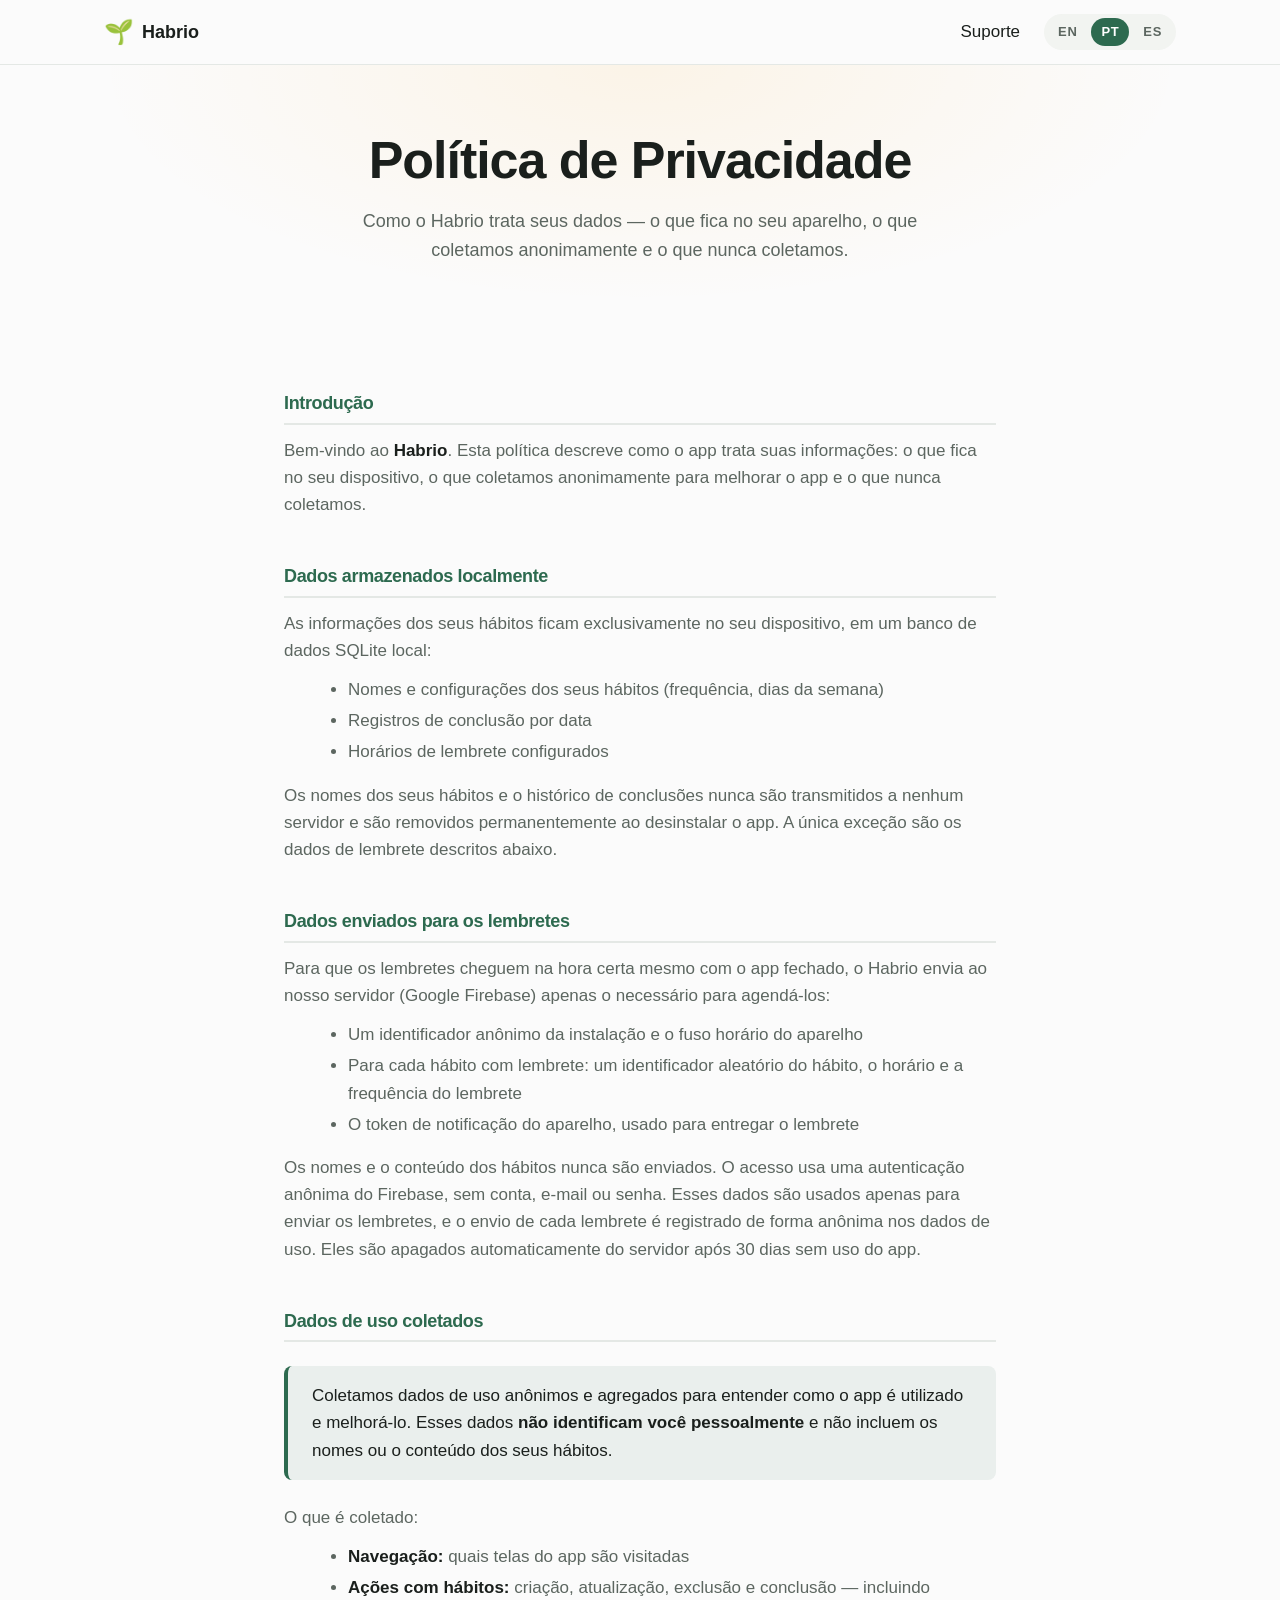
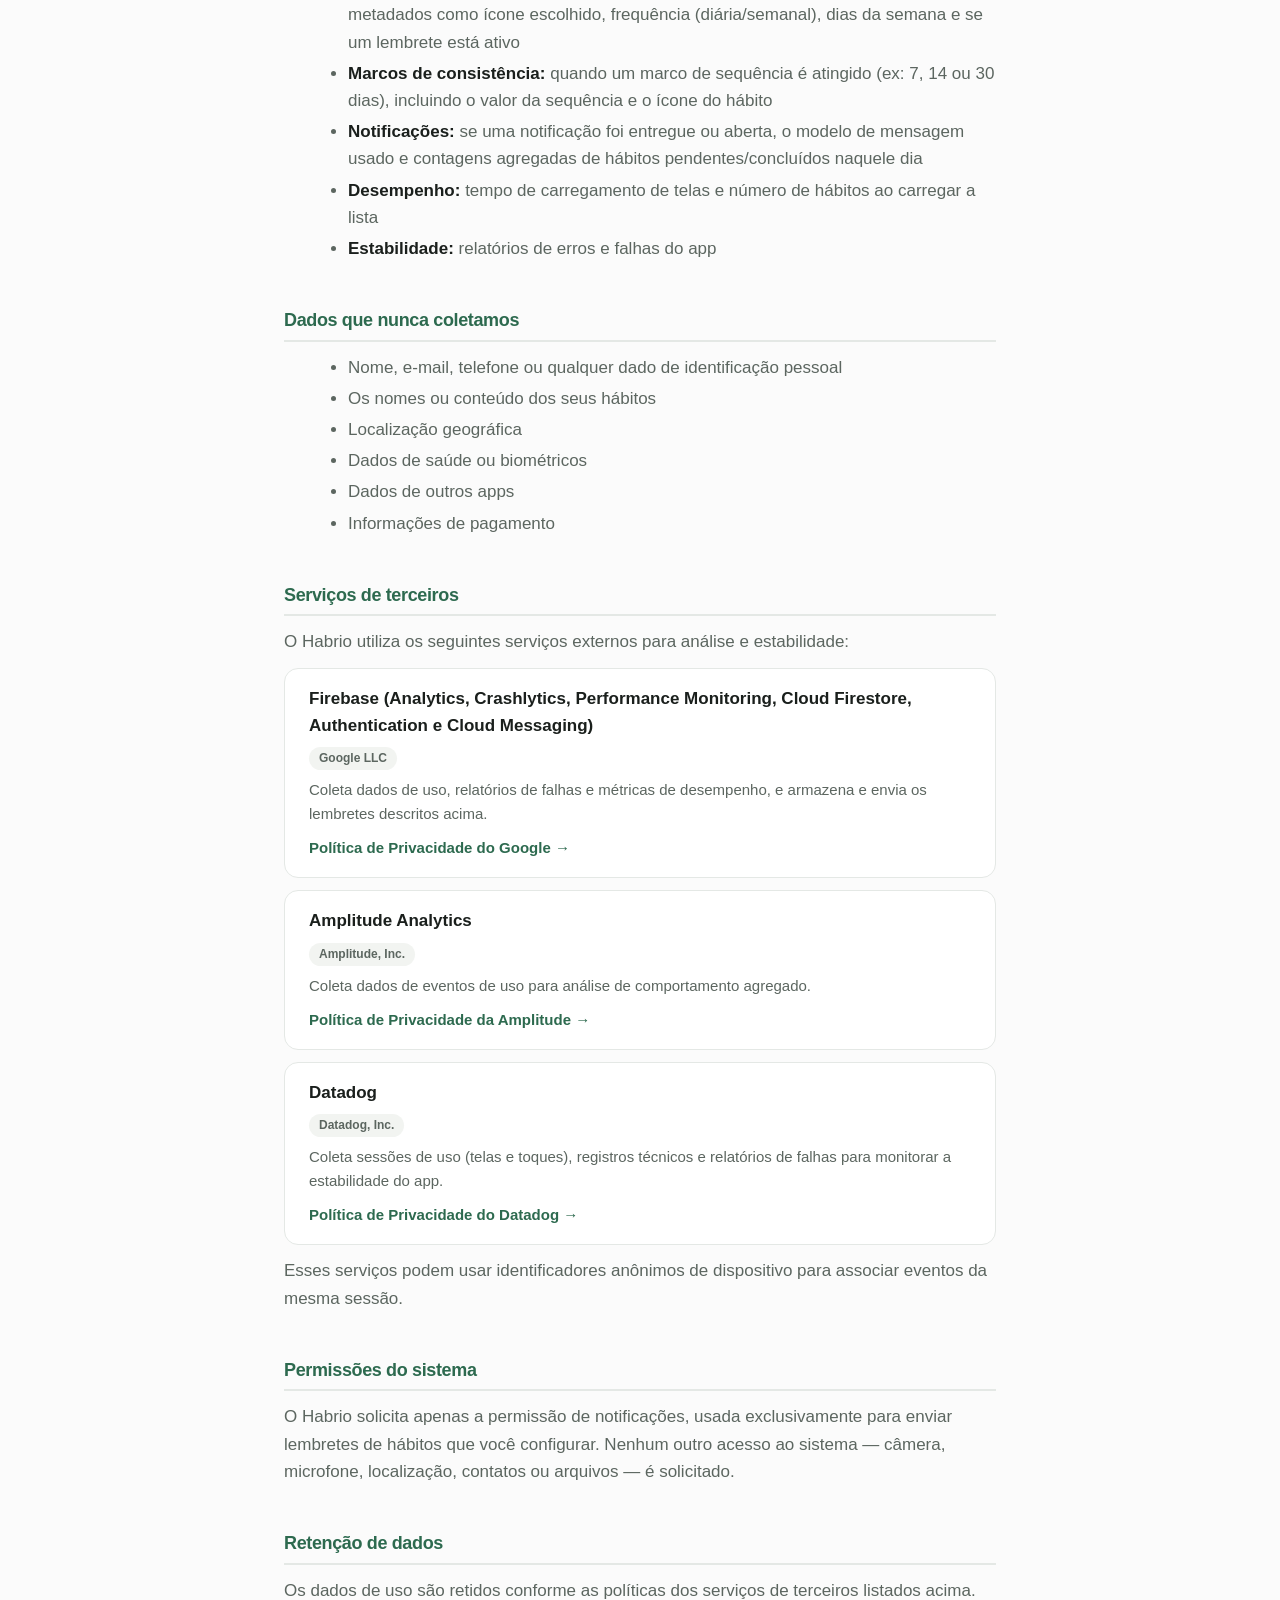
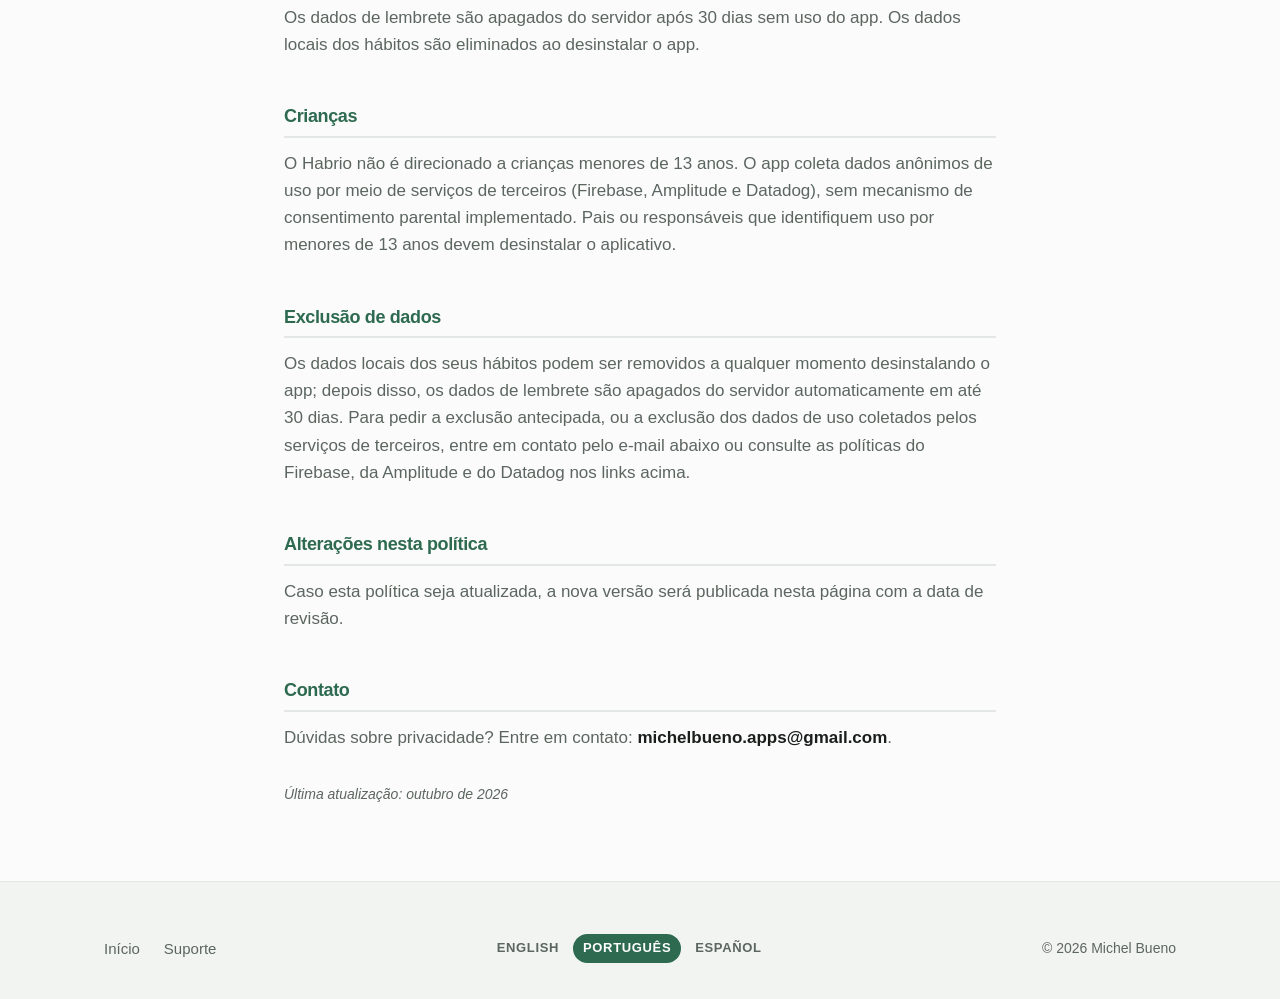
<file: pt/privacy.html>
<!DOCTYPE html>
<html lang="pt-BR">
<head>
  <meta charset="utf-8">
  <title>Política de Privacidade — Habrio</title>
  <meta name="viewport" content="width=device-width, initial-scale=1">
  <meta name="description" content="Como o Habrio trata seus dados: o que fica no seu aparelho, o que coletamos anonimamente e o que nunca coletamos.">
  <meta name="theme-color" content="#2D6A4F">
  <link rel="icon" type="image/png" href="../assets/img/favicon.png">
  <link rel="apple-touch-icon" href="../assets/img/apple-touch-icon.png">
  <link rel="stylesheet" href="../assets/css/styles.css">
  <link rel="canonical" href="https://michelbueno.github.io/habi-app/pt/privacy.html">
  <link rel="alternate" hreflang="en" href="https://michelbueno.github.io/habi-app/en/privacy.html">
  <link rel="alternate" hreflang="pt" href="https://michelbueno.github.io/habi-app/pt/privacy.html">
  <link rel="alternate" hreflang="es" href="https://michelbueno.github.io/habi-app/es/privacy.html">
  <link rel="alternate" hreflang="x-default" href="https://michelbueno.github.io/habi-app/en/privacy.html">
  <meta property="og:title" content="Política de Privacidade — Habrio">
  <meta property="og:description" content="Como o Habrio trata seus dados: o que fica no seu aparelho, o que coletamos anonimamente e o que nunca coletamos.">
  <meta property="og:type" content="website">
  <meta property="og:url" content="https://michelbueno.github.io/habi-app/pt/privacy.html">
  <meta property="og:site_name" content="Habrio">
  <meta property="og:image" content="https://michelbueno.github.io/habi-app/assets/img/og-pt.png">
  <meta property="og:image:width" content="1200">
  <meta property="og:image:height" content="630">
  <meta property="og:image:alt" content="App Habrio: lista de hábitos e detalhe de um hábito">
  <meta name="twitter:card" content="summary_large_image">
  <meta name="twitter:image" content="https://michelbueno.github.io/habi-app/assets/img/og-pt.png">
</head>
<body>
  <header class="site-header">
    <div class="container header-inner">
      <a href="./" class="brand" aria-label="Página inicial do Habrio">
        <span class="brand-icon" aria-hidden="true">🌱</span>
        <span class="brand-name">Habrio</span>
      </a>
      <nav class="nav">
        <a href="./support.html">Suporte</a>
        <div class="lang-switcher" role="group" aria-label="Idioma">
          <a href="../en/privacy.html">EN</a>
          <a href="../pt/privacy.html" class="active" aria-current="true">PT</a>
          <a href="../es/privacy.html">ES</a>
        </div>
      </nav>
    </div>
  </header>

  <main>
    <section class="support-hero">
      <div class="container">
        <h1>Política de Privacidade</h1>
        <p>Como o Habrio trata seus dados — o que fica no seu aparelho, o que coletamos anonimamente e o que nunca coletamos.</p>
      </div>
    </section>

    <section class="legal">
      <div class="legal-content">
        <h2>Introdução</h2>
        <p>Bem-vindo ao <strong>Habrio</strong>. Esta política descreve como o app trata suas informações: o que fica no seu dispositivo, o que coletamos anonimamente para melhorar o app e o que nunca coletamos.</p>

        <h2>Dados armazenados localmente</h2>
        <p>As informações dos seus hábitos ficam exclusivamente no seu dispositivo, em um banco de dados SQLite local:</p>
        <ul>
          <li>Nomes e configurações dos seus hábitos (frequência, dias da semana)</li>
          <li>Registros de conclusão por data</li>
          <li>Horários de lembrete configurados</li>
        </ul>
        <p>Os nomes dos seus hábitos e o histórico de conclusões nunca são transmitidos a nenhum servidor e são removidos permanentemente ao desinstalar o app. A única exceção são os dados de lembrete descritos abaixo.</p>

        <h2>Dados enviados para os lembretes</h2>
        <p>Para que os lembretes cheguem na hora certa mesmo com o app fechado, o Habrio envia ao nosso servidor (Google Firebase) apenas o necessário para agendá-los:</p>
        <ul>
          <li>Um identificador anônimo da instalação e o fuso horário do aparelho</li>
          <li>Para cada hábito com lembrete: um identificador aleatório do hábito, o horário e a frequência do lembrete</li>
          <li>O token de notificação do aparelho, usado para entregar o lembrete</li>
        </ul>
        <p>Os nomes e o conteúdo dos hábitos nunca são enviados. O acesso usa uma autenticação anônima do Firebase, sem conta, e-mail ou senha. Esses dados são usados apenas para enviar os lembretes, e o envio de cada lembrete é registrado de forma anônima nos dados de uso. Eles são apagados automaticamente do servidor após 30 dias sem uso do app.</p>

        <h2>Dados de uso coletados</h2>
        <div class="highlight">
          Coletamos dados de uso anônimos e agregados para entender como o app é utilizado e melhorá-lo. Esses dados <strong>não identificam você pessoalmente</strong> e não incluem os nomes ou o conteúdo dos seus hábitos.
        </div>
        <p>O que é coletado:</p>
        <ul>
          <li><strong>Navegação:</strong> quais telas do app são visitadas</li>
          <li><strong>Ações com hábitos:</strong> criação, atualização, exclusão e conclusão — incluindo metadados como ícone escolhido, frequência (diária/semanal), dias da semana e se um lembrete está ativo</li>
          <li><strong>Marcos de consistência:</strong> quando um marco de sequência é atingido (ex: 7, 14 ou 30 dias), incluindo o valor da sequência e o ícone do hábito</li>
          <li><strong>Notificações:</strong> se uma notificação foi entregue ou aberta, o modelo de mensagem usado e contagens agregadas de hábitos pendentes/concluídos naquele dia</li>
          <li><strong>Desempenho:</strong> tempo de carregamento de telas e número de hábitos ao carregar a lista</li>
          <li><strong>Estabilidade:</strong> relatórios de erros e falhas do app</li>
        </ul>

        <h2>Dados que nunca coletamos</h2>
        <ul>
          <li>Nome, e-mail, telefone ou qualquer dado de identificação pessoal</li>
          <li>Os nomes ou conteúdo dos seus hábitos</li>
          <li>Localização geográfica</li>
          <li>Dados de saúde ou biométricos</li>
          <li>Dados de outros apps</li>
          <li>Informações de pagamento</li>
        </ul>

        <h2>Serviços de terceiros</h2>
        <p>O Habrio utiliza os seguintes serviços externos para análise e estabilidade:</p>
        <div class="service-card">
          <strong>Firebase (Analytics, Crashlytics, Performance Monitoring, Cloud Firestore, Authentication e Cloud Messaging)</strong>
          <span class="badge">Google LLC</span>
          <p>Coleta dados de uso, relatórios de falhas e métricas de desempenho, e armazena e envia os lembretes descritos acima.</p>
          <a href="https://policies.google.com/privacy" target="_blank" rel="noopener">Política de Privacidade do Google →</a>
        </div>
        <div class="service-card">
          <strong>Amplitude Analytics</strong>
          <span class="badge">Amplitude, Inc.</span>
          <p>Coleta dados de eventos de uso para análise de comportamento agregado.</p>
          <a href="https://amplitude.com/privacy" target="_blank" rel="noopener">Política de Privacidade da Amplitude →</a>
        </div>
        <div class="service-card">
          <strong>Datadog</strong>
          <span class="badge">Datadog, Inc.</span>
          <p>Coleta sessões de uso (telas e toques), registros técnicos e relatórios de falhas para monitorar a estabilidade do app.</p>
          <a href="https://www.datadoghq.com/legal/privacy/" target="_blank" rel="noopener">Política de Privacidade do Datadog →</a>
        </div>
        <p>Esses serviços podem usar identificadores anônimos de dispositivo para associar eventos da mesma sessão.</p>

        <h2>Permissões do sistema</h2>
        <p>O Habrio solicita apenas a permissão de notificações, usada exclusivamente para enviar lembretes de hábitos que você configurar. Nenhum outro acesso ao sistema — câmera, microfone, localização, contatos ou arquivos — é solicitado.</p>

        <h2>Retenção de dados</h2>
        <p>Os dados de uso são retidos conforme as políticas dos serviços de terceiros listados acima. Os dados de lembrete são apagados do servidor após 30 dias sem uso do app. Os dados locais dos hábitos são eliminados ao desinstalar o app.</p>

        <h2>Crianças</h2>
        <p>O Habrio não é direcionado a crianças menores de 13 anos. O app coleta dados anônimos de uso por meio de serviços de terceiros (Firebase, Amplitude e Datadog), sem mecanismo de consentimento parental implementado. Pais ou responsáveis que identifiquem uso por menores de 13 anos devem desinstalar o aplicativo.</p>

        <h2>Exclusão de dados</h2>
        <p>Os dados locais dos seus hábitos podem ser removidos a qualquer momento desinstalando o app; depois disso, os dados de lembrete são apagados do servidor automaticamente em até 30 dias. Para pedir a exclusão antecipada, ou a exclusão dos dados de uso coletados pelos serviços de terceiros, entre em contato pelo e-mail abaixo ou consulte as políticas do Firebase, da Amplitude e do Datadog nos links acima.</p>

        <h2>Alterações nesta política</h2>
        <p>Caso esta política seja atualizada, a nova versão será publicada nesta página com a data de revisão.</p>

        <h2>Contato</h2>
        <p>Dúvidas sobre privacidade? Entre em contato: <a href="mailto:michelbueno.apps@gmail.com?subject=Habrio%20Privacidade"><strong>michelbueno.apps@gmail.com</strong></a>.</p>

        <p class="updated">Última atualização: outubro de 2026</p>
      </div>
    </section>
  </main>

  <footer class="site-footer">
    <div class="container footer-inner">
      <div class="footer-links">
        <a href="./">Início</a>
        <a href="./support.html">Suporte</a>
      </div>
      <div class="lang-switcher" role="group" aria-label="Idioma">
        <a href="../en/privacy.html">English</a>
        <a href="../pt/privacy.html" class="active" aria-current="true">Português</a>
        <a href="../es/privacy.html">Español</a>
      </div>
      <p class="copyright">© 2026 Michel Bueno</p>
    </div>
  </footer>
</body>
</html>
</file>
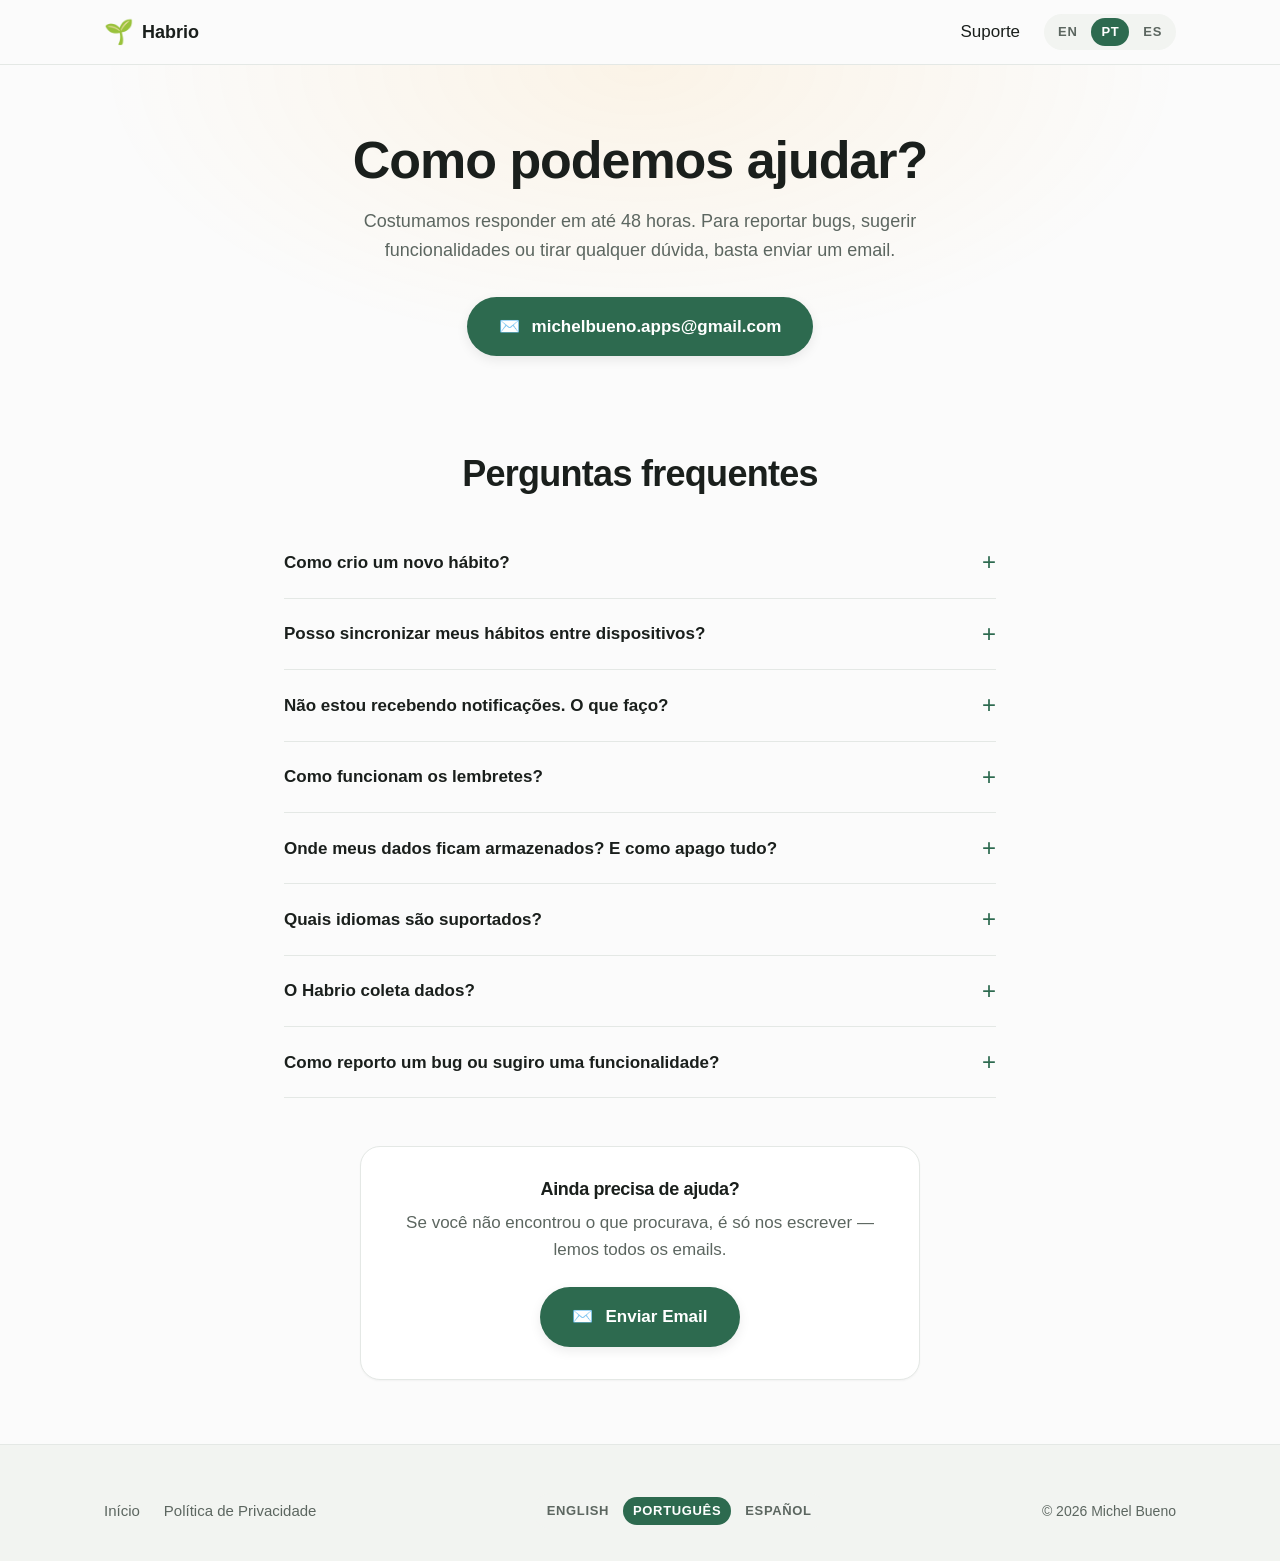
<file: pt/support.html>
<!DOCTYPE html>
<html lang="pt-BR">
<head>
  <meta charset="utf-8">
  <title>Suporte — Habrio</title>
  <meta name="viewport" content="width=device-width, initial-scale=1">
  <meta name="description" content="Tire dúvidas sobre o Habrio. Perguntas frequentes e contato direto para suporte.">
  <meta name="theme-color" content="#2D6A4F">
  <link rel="icon" type="image/png" href="../assets/img/favicon.png">
  <link rel="apple-touch-icon" href="../assets/img/apple-touch-icon.png">
  <link rel="stylesheet" href="../assets/css/styles.css">
  <link rel="canonical" href="https://michelbueno.github.io/habi-app/pt/support.html">
  <link rel="alternate" hreflang="en" href="https://michelbueno.github.io/habi-app/en/support.html">
  <link rel="alternate" hreflang="pt" href="https://michelbueno.github.io/habi-app/pt/support.html">
  <link rel="alternate" hreflang="es" href="https://michelbueno.github.io/habi-app/es/support.html">
  <link rel="alternate" hreflang="x-default" href="https://michelbueno.github.io/habi-app/en/support.html">
  <meta property="og:title" content="Suporte — Habrio">
  <meta property="og:description" content="Tire dúvidas sobre o Habrio. Perguntas frequentes e contato direto para suporte.">
  <meta property="og:type" content="website">
  <meta property="og:url" content="https://michelbueno.github.io/habi-app/pt/support.html">
  <meta property="og:site_name" content="Habrio">
  <meta property="og:image" content="https://michelbueno.github.io/habi-app/assets/img/og-pt.png">
  <meta property="og:image:width" content="1200">
  <meta property="og:image:height" content="630">
  <meta property="og:image:alt" content="App Habrio: lista de hábitos e detalhe de um hábito">
  <meta name="twitter:card" content="summary_large_image">
  <meta name="twitter:image" content="https://michelbueno.github.io/habi-app/assets/img/og-pt.png">
</head>
<body>
  <header class="site-header">
    <div class="container header-inner">
      <a href="./" class="brand" aria-label="Página inicial do Habrio">
        <span class="brand-icon" aria-hidden="true">🌱</span>
        <span class="brand-name">Habrio</span>
      </a>
      <nav class="nav">
        <a href="./support.html">Suporte</a>
        <div class="lang-switcher" role="group" aria-label="Idioma">
          <a href="../en/support.html">EN</a>
          <a href="../pt/support.html" class="active" aria-current="true">PT</a>
          <a href="../es/support.html">ES</a>
        </div>
      </nav>
    </div>
  </header>

  <main>
    <section class="support-hero">
      <div class="container">
        <h1>Como podemos ajudar?</h1>
        <p>Costumamos responder em até 48 horas. Para reportar bugs, sugerir funcionalidades ou tirar qualquer dúvida, basta enviar um email.</p>
        <a href="mailto:michelbueno.apps@gmail.com?subject=Habrio%20Suporte" class="btn-mailto">
          <span aria-hidden="true">✉️</span>
          <span>michelbueno.apps@gmail.com</span>
        </a>
      </div>
    </section>

    <section class="faq">
      <div class="container">
        <h2>Perguntas frequentes</h2>

        <details class="faq-item">
          <summary>Como crio um novo hábito?</summary>
          <p>Na tela inicial, toque no botão “+” para abrir o assistente. Você passa por quatro passos rápidos: nome, ícone e cor, frequência e lembrete (opcional). Toque em “Concluir” no último passo e o hábito aparece na sua lista.</p>
        </details>

        <details class="faq-item">
          <summary>Posso sincronizar meus hábitos entre dispositivos?</summary>
          <p>Não. O Habrio foi projetado para ser offline-first e privacidade-em-primeiro-lugar — seus hábitos ficam apenas no aparelho onde foram criados. Não há contas nem sincronização de hábitos na nuvem.</p>
        </details>

        <details class="faq-item">
          <summary>Não estou recebendo notificações. O que faço?</summary>
          <p>Abra os ajustes do seu aparelho e confirme que o Habrio tem permissão para notificações: no iOS, vá em Notificações → Habrio; no Android, procure em Apps → Habrio → Notificações. Em seguida, verifique se o hábito tem um horário de lembrete configurado (você consegue ver isso na tela de detalhe do hábito).</p>
        </details>

        <details class="faq-item">
          <summary>Como funcionam os lembretes?</summary>
          <p>O Habrio tem dois tipos de lembrete. Lembretes por hábito disparam no horário específico que você define ao criar ou editar um hábito. Os “nudges diários” são notificações orgânicas e gentis que aparecem no máximo uma vez por dia, somente se você tiver hábitos pendentes — nunca enchem seu telefone de notificações.</p>
        </details>

        <details class="faq-item">
          <summary>Onde meus dados ficam armazenados? E como apago tudo?</summary>
          <p>Seus hábitos, nomes e histórico ficam armazenados localmente no seu aparelho, em um banco de dados privado. Para que os lembretes cheguem na hora mesmo com o app fechado, o Habrio envia ao nosso servidor apenas o necessário para os lembretes (horário, frequência e fuso horário), com identificadores anônimos do aparelho e de cada hábito — nunca os nomes dos hábitos. Para apagar tudo, basta desinstalar o app: os dados locais são removidos na hora, e os horários dos lembretes são apagados automaticamente do servidor após 30 dias sem uso.</p>
        </details>

        <details class="faq-item">
          <summary>Quais idiomas são suportados?</summary>
          <p>O Habrio está disponível em 6 idiomas: português, inglês, espanhol, francês, alemão e russo. O app usa o idioma do seu aparelho automaticamente; em outros idiomas, aparece em inglês.</p>
        </details>

        <details class="faq-item">
          <summary>O Habrio coleta dados?</summary>
          <p>O Habrio coleta eventos de uso totalmente anônimos (como visualizações de tela e criação de hábitos) para fins de análise. Nunca coleta nomes de hábitos, anotações, horários de conclusão, email, nome ou qualquer informação que identifique você. Veja a <a href="./privacy.html">política de privacidade</a> para detalhes.</p>
        </details>

        <details class="faq-item">
          <summary>Como reporto um bug ou sugiro uma funcionalidade?</summary>
          <p>Envie um email para <a href="mailto:michelbueno.apps@gmail.com?subject=Habrio%20-%20Reporte%20de%20Bug">michelbueno.apps@gmail.com</a> com uma descrição curta e, se possível, o modelo do aparelho e a versão do sistema (iOS ou Android). Capturas de tela ajudam bastante.</p>
        </details>

        <div class="contact-card">
          <h3>Ainda precisa de ajuda?</h3>
          <p>Se você não encontrou o que procurava, é só nos escrever — lemos todos os emails.</p>
          <a href="mailto:michelbueno.apps@gmail.com?subject=Habrio%20Suporte" class="btn-mailto">
            <span aria-hidden="true">✉️</span>
            <span>Enviar Email</span>
          </a>
        </div>
      </div>
    </section>
  </main>

  <footer class="site-footer">
    <div class="container footer-inner">
      <div class="footer-links">
        <a href="./">Início</a>
        <a href="./privacy.html">Política de Privacidade</a>
      </div>
      <div class="lang-switcher" role="group" aria-label="Idioma">
        <a href="../en/support.html">English</a>
        <a href="../pt/support.html" class="active" aria-current="true">Português</a>
        <a href="../es/support.html">Español</a>
      </div>
      <p class="copyright">© 2026 Michel Bueno</p>
    </div>
  </footer>
</body>
</html>
</file>
<file: assets/css/styles.css>
:root {
  --color-primary: #2D6A4F;
  --color-primary-dark: #1f4f3a;
  --color-primary-light: #40916C;
  --color-accent: #FF9E00;
  --color-accent-dark: #e08800;
  --color-bg: #FBFBFB;
  --color-surface: #FFFFFF;
  --color-surface-alt: #F2F4F1;
  --color-text: #1A1F1C;
  --color-text-muted: #5C6660;
  --color-border: #E4E8E5;
  --shadow-sm: 0 1px 2px rgba(0, 0, 0, 0.04);
  --shadow-md: 0 4px 12px rgba(0, 0, 0, 0.08);
  --shadow-lg: 0 12px 32px rgba(0, 0, 0, 0.12);
  --radius-sm: 8px;
  --radius-md: 14px;
  --radius-lg: 20px;
  --radius-pill: 999px;
  --max-content: 1120px;
  --space-1: 0.25rem;
  --space-2: 0.5rem;
  --space-3: 0.75rem;
  --space-4: 1rem;
  --space-6: 1.5rem;
  --space-8: 2rem;
  --space-12: 3rem;
  --space-16: 4rem;
  --space-24: 6rem;
}

@media (prefers-color-scheme: dark) {
  :root {
    --color-bg: #0F1411;
    --color-surface: #161C18;
    --color-surface-alt: #1E2520;
    --color-text: #F0F2F0;
    --color-text-muted: #A8B0AB;
    --color-border: #2A322C;
    --color-primary-light: #52B788;
    --shadow-sm: 0 1px 2px rgba(0, 0, 0, 0.3);
    --shadow-md: 0 4px 12px rgba(0, 0, 0, 0.4);
    --shadow-lg: 0 12px 32px rgba(0, 0, 0, 0.5);
  }
}

*, *::before, *::after { box-sizing: border-box; }

html { scroll-behavior: smooth; }

body {
  margin: 0;
  font-family: -apple-system, BlinkMacSystemFont, "Segoe UI", Roboto, "Helvetica Neue", Arial, sans-serif;
  font-size: 17px;
  line-height: 1.6;
  color: var(--color-text);
  background: var(--color-bg);
  -webkit-font-smoothing: antialiased;
  -moz-osx-font-smoothing: grayscale;
}

img { max-width: 100%; height: auto; display: block; }

a { color: var(--color-primary); text-decoration: none; }
a:hover { color: var(--color-primary-dark); }

@media (prefers-color-scheme: dark) {
  a { color: var(--color-primary-light); }
  a:hover { color: #74C69D; }
}

h1, h2, h3 {
  margin: 0 0 var(--space-4);
  line-height: 1.2;
  letter-spacing: -0.02em;
  color: var(--color-text);
}

h1 { font-size: clamp(2rem, 5vw, 3.25rem); font-weight: 700; }
h2 { font-size: clamp(1.5rem, 3.5vw, 2.25rem); font-weight: 700; }
h3 { font-size: 1.125rem; font-weight: 600; }

p { margin: 0 0 var(--space-4); }

.container {
  max-width: var(--max-content);
  margin: 0 auto;
  padding: 0 var(--space-6);
}

/* Header */
.site-header {
  position: sticky;
  top: 0;
  z-index: 10;
  background: rgba(251, 251, 251, 0.85);
  backdrop-filter: saturate(180%) blur(12px);
  -webkit-backdrop-filter: saturate(180%) blur(12px);
  border-bottom: 1px solid var(--color-border);
}
@media (prefers-color-scheme: dark) {
  .site-header { background: rgba(15, 20, 17, 0.85); }
}

.header-inner {
  display: flex;
  align-items: center;
  justify-content: space-between;
  height: 64px;
  gap: var(--space-4);
}

.brand {
  display: inline-flex;
  align-items: center;
  gap: var(--space-2);
  color: var(--color-text);
  font-weight: 700;
  font-size: 1.125rem;
}
.brand:hover { color: var(--color-primary); }
.brand-icon { font-size: 1.5rem; line-height: 1; }

.nav {
  display: flex;
  align-items: center;
  gap: var(--space-6);
}
.nav > a {
  color: var(--color-text);
  font-weight: 500;
}
.nav > a:hover { color: var(--color-primary); }

.lang-switcher {
  display: inline-flex;
  align-items: center;
  gap: var(--space-1);
  padding: 4px;
  background: var(--color-surface-alt);
  border-radius: var(--radius-pill);
  font-size: 0.8125rem;
}
.lang-switcher a {
  display: inline-block;
  padding: 4px 10px;
  border-radius: var(--radius-pill);
  color: var(--color-text-muted);
  font-weight: 600;
  text-transform: uppercase;
  letter-spacing: 0.05em;
}
.lang-switcher a:hover { color: var(--color-text); }
.lang-switcher a.active {
  background: var(--color-primary);
  color: #fff;
}
.lang-switcher a.active:hover { color: #fff; }

/* Hero */
.hero {
  padding: var(--space-24) 0 var(--space-16);
  text-align: center;
  background:
    radial-gradient(ellipse at top, rgba(45, 106, 79, 0.08), transparent 60%),
    var(--color-bg);
}
.hero-emoji {
  display: inline-block;
  font-size: 4rem;
  line-height: 1;
  margin-bottom: var(--space-6);
}
.hero h1 {
  max-width: 18ch;
  margin-left: auto;
  margin-right: auto;
}
.lede {
  max-width: 38rem;
  margin-left: auto;
  margin-right: auto;
  font-size: 1.25rem;
  color: var(--color-text-muted);
  margin-bottom: var(--space-8);
}
.hero-note {
  margin-top: var(--space-4);
  font-size: 0.9375rem;
  color: var(--color-text-muted);
}

/* Buttons */
.store-buttons {
  display: flex;
  flex-wrap: wrap;
  gap: var(--space-3);
  justify-content: center;
  align-items: center;
  margin-bottom: var(--space-2);
}

.btn-primary,
.btn-store {
  display: inline-flex;
  align-items: center;
  gap: var(--space-3);
  padding: 12px 24px;
  background: var(--color-text);
  color: var(--color-bg) !important;
  font-weight: 600;
  font-size: 1rem;
  border-radius: var(--radius-pill);
  border: none;
  cursor: pointer;
  transition: transform 0.15s ease, box-shadow 0.15s ease;
  box-shadow: var(--shadow-md);
  min-width: 200px;
  justify-content: center;
}
.btn-primary:hover,
.btn-store:hover {
  transform: translateY(-1px);
  box-shadow: var(--shadow-lg);
}

.btn-store .btn-store-label {
  display: flex;
  flex-direction: column;
  align-items: flex-start;
  line-height: 1.1;
  text-align: left;
}
.btn-store .btn-store-eyebrow {
  font-size: 0.6875rem;
  font-weight: 400;
  text-transform: uppercase;
  letter-spacing: 0.05em;
  opacity: 0.85;
}
.btn-store .btn-store-title {
  font-size: 1.125rem;
  font-weight: 600;
}

/* Features */
.features {
  padding: var(--space-16) 0;
  background: var(--color-surface);
}
.features h2 {
  text-align: center;
  margin-bottom: var(--space-12);
}
.feature-grid {
  list-style: none;
  margin: 0;
  padding: 0;
  display: grid;
  grid-template-columns: repeat(auto-fit, minmax(260px, 1fr));
  gap: var(--space-6);
}
.feature-grid li {
  background: var(--color-bg);
  border: 1px solid var(--color-border);
  border-radius: var(--radius-md);
  padding: var(--space-6);
  transition: transform 0.15s ease, box-shadow 0.15s ease;
}
.feature-grid li:hover {
  transform: translateY(-2px);
  box-shadow: var(--shadow-md);
}
.feature-icon {
  font-size: 2rem;
  line-height: 1;
  margin-bottom: var(--space-3);
}
.feature-grid h3 {
  margin-bottom: var(--space-2);
  color: var(--color-primary);
}
@media (prefers-color-scheme: dark) {
  .feature-grid h3 { color: var(--color-primary-light); }
}
.feature-grid p {
  margin: 0;
  color: var(--color-text-muted);
  font-size: 0.9375rem;
}

/* Screenshots */
.screenshots {
  padding: var(--space-16) 0;
  background: var(--color-bg);
}
.screenshots h2 {
  text-align: center;
  margin-bottom: var(--space-12);
}
.screenshot-grid {
  display: flex;
  flex-wrap: wrap;
  justify-content: center;
  gap: var(--space-6);
  max-width: 1040px;
  margin: 0 auto;
}
.screenshot-grid img {
  width: 220px;
  flex: 0 0 auto;
  border-radius: var(--radius-md);
  box-shadow: var(--shadow-md);
  transition: transform 0.2s ease, box-shadow 0.2s ease;
}
.screenshot-grid img:hover {
  transform: translateY(-4px);
  box-shadow: var(--shadow-lg);
}
@media (max-width: 540px) {
  .screenshot-grid img { width: 160px; }
}

/* Privacy callout */
.privacy-callout {
  padding: var(--space-16) 0;
  background: linear-gradient(135deg, var(--color-primary), var(--color-primary-dark));
  color: #fff;
  text-align: center;
}
.privacy-callout h2 { color: #fff; }
.privacy-callout p {
  max-width: 42rem;
  margin: 0 auto;
  font-size: 1.125rem;
  opacity: 0.95;
}

/* Support page */
.support-hero {
  padding: var(--space-16) 0 var(--space-12);
  text-align: center;
  background:
    radial-gradient(ellipse at top, rgba(255, 158, 0, 0.08), transparent 60%),
    var(--color-bg);
}
.support-hero h1 { max-width: 22ch; margin: 0 auto var(--space-4); }
.support-hero p {
  max-width: 36rem;
  margin: 0 auto var(--space-8);
  color: var(--color-text-muted);
  font-size: 1.125rem;
}
.btn-mailto {
  display: inline-flex;
  align-items: center;
  gap: var(--space-3);
  padding: 16px 32px;
  background: var(--color-primary);
  color: #fff !important;
  font-weight: 600;
  font-size: 1.0625rem;
  border-radius: var(--radius-pill);
  box-shadow: var(--shadow-md);
  transition: transform 0.15s ease, box-shadow 0.15s ease, background 0.15s ease;
}
.btn-mailto:hover {
  transform: translateY(-1px);
  background: var(--color-primary-dark);
  box-shadow: var(--shadow-lg);
}

.faq {
  padding: var(--space-12) 0 var(--space-16);
  max-width: 760px;
  margin: 0 auto;
}
.faq h2 {
  text-align: center;
  margin-bottom: var(--space-8);
}
.faq-item {
  border-bottom: 1px solid var(--color-border);
}
.faq-item summary {
  list-style: none;
  cursor: pointer;
  padding: var(--space-4) 0;
  font-size: 1.0625rem;
  font-weight: 600;
  display: flex;
  align-items: center;
  justify-content: space-between;
  gap: var(--space-4);
  color: var(--color-text);
}
.faq-item summary::-webkit-details-marker { display: none; }
.faq-item summary::after {
  content: "+";
  font-size: 1.5rem;
  font-weight: 400;
  color: var(--color-primary);
  transition: transform 0.2s ease;
  flex-shrink: 0;
}
.faq-item[open] summary::after { transform: rotate(45deg); }
.faq-item p {
  padding: 0 0 var(--space-4);
  color: var(--color-text-muted);
  margin: 0;
}

.contact-card {
  margin: var(--space-12) auto 0;
  max-width: 560px;
  padding: var(--space-8);
  background: var(--color-surface);
  border: 1px solid var(--color-border);
  border-radius: var(--radius-lg);
  text-align: center;
  box-shadow: var(--shadow-sm);
}
.contact-card h3 { margin-bottom: var(--space-2); }
.contact-card p {
  color: var(--color-text-muted);
  margin-bottom: var(--space-6);
}

/* Legal pages (privacy, terms) */
.legal {
  padding: var(--space-12) 0 var(--space-16);
}
.legal-content {
  max-width: 760px;
  margin: 0 auto;
  padding: 0 var(--space-6);
}
.legal-content h2 {
  font-size: 1.125rem;
  margin: var(--space-12) 0 var(--space-3);
  padding-bottom: var(--space-2);
  border-bottom: 2px solid var(--color-border);
  color: var(--color-primary);
}
.legal-content h2:first-of-type { margin-top: 0; }
.legal-content p {
  color: var(--color-text-muted);
  margin-bottom: var(--space-3);
}
.legal-content ul {
  margin: var(--space-2) 0 var(--space-4) var(--space-6);
  color: var(--color-text-muted);
}
.legal-content ul li { margin-bottom: var(--space-1); }
.legal-content strong { color: var(--color-text); }

@media (prefers-color-scheme: dark) {
  .legal-content h2 { color: var(--color-primary-light); }
}

.highlight {
  background: rgba(45, 106, 79, 0.08);
  border-left: 4px solid var(--color-primary);
  border-radius: var(--radius-sm);
  padding: var(--space-4) var(--space-6);
  margin: var(--space-6) 0;
  color: var(--color-text);
  font-weight: 500;
}
@media (prefers-color-scheme: dark) {
  .highlight {
    background: rgba(82, 183, 136, 0.12);
    border-left-color: var(--color-primary-light);
  }
}

.service-card {
  background: var(--color-surface);
  border: 1px solid var(--color-border);
  border-radius: var(--radius-md);
  padding: var(--space-4) var(--space-6);
  margin: var(--space-3) 0;
}
.service-card strong {
  display: block;
  margin-bottom: var(--space-1);
}
.service-card p {
  margin: var(--space-2) 0;
  color: var(--color-text-muted);
  font-size: 0.9375rem;
}
.service-card a {
  font-size: 0.9375rem;
  font-weight: 600;
}

.badge {
  display: inline-block;
  background: var(--color-surface-alt);
  color: var(--color-text-muted);
  font-size: 0.75rem;
  font-weight: 600;
  padding: 2px 10px;
  border-radius: var(--radius-pill);
}

.updated {
  margin-top: var(--space-8);
  font-size: 0.875rem;
  color: var(--color-text-muted);
  font-style: italic;
}

/* Footer */
.site-footer {
  padding: var(--space-12) 0 var(--space-8);
  background: var(--color-surface-alt);
  border-top: 1px solid var(--color-border);
  font-size: 0.9375rem;
}
.footer-inner {
  display: flex;
  flex-direction: column;
  align-items: center;
  gap: var(--space-4);
  text-align: center;
}
.footer-links {
  display: flex;
  flex-wrap: wrap;
  justify-content: center;
  gap: var(--space-6);
}
.footer-links a {
  color: var(--color-text-muted);
}
.footer-links a:hover { color: var(--color-primary); }
.copyright {
  color: var(--color-text-muted);
  margin: 0;
  font-size: 0.875rem;
}

@media (min-width: 720px) {
  .footer-inner {
    flex-direction: row;
    justify-content: space-between;
    text-align: left;
  }
}

/* Mobile tweaks */
@media (max-width: 540px) {
  .nav { gap: var(--space-3); }
  .nav > a { display: none; }
  .hero { padding: var(--space-16) 0 var(--space-12); }
  .features, .screenshots, .privacy-callout { padding: var(--space-12) 0; }
}
</file>
